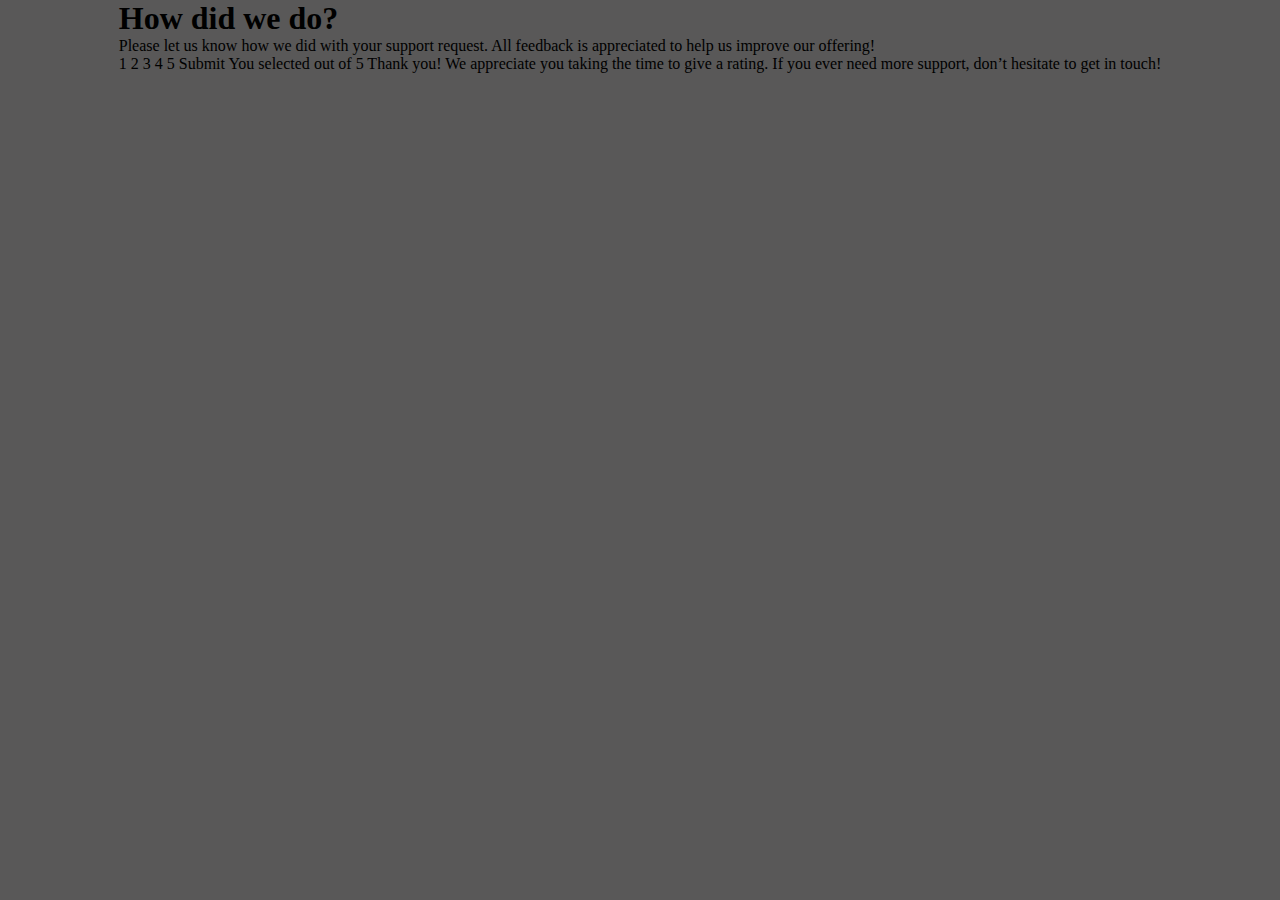
<file: exs/Desafio - fazer quando souber js/index.html>
<!DOCTYPE html>
<html lang="en">
<head>
  <meta charset="UTF-8">
  <meta name="viewport" content="width=device-width, initial-scale=1.0">

  <link rel="icon" type="image/png" sizes="32x32" href="./images/favicon-32x32.png">
  <link rel="stylesheet" href="style.css">
  <title>Frontend Mentor | Interactive rating component</title>

</head>
<body>


<main>
  
    <h1>How did we do?</h1>
  
    <p>
      Please let us know how we did with your support request. All feedback is appreciated
      to help us improve our offering!
    </p>
  
    1 2 3 4 5
  
    Submit
  
    <!-- Rating state end -->
  
    <!-- Thank you state start -->
  
    You selected <!-- Add rating here --> out of 5
  
    Thank you!
  
    We appreciate you taking the time to give a rating. If you ever need more support,
    don’t hesitate to get in touch!
</main>

</body>
</html>
</file>
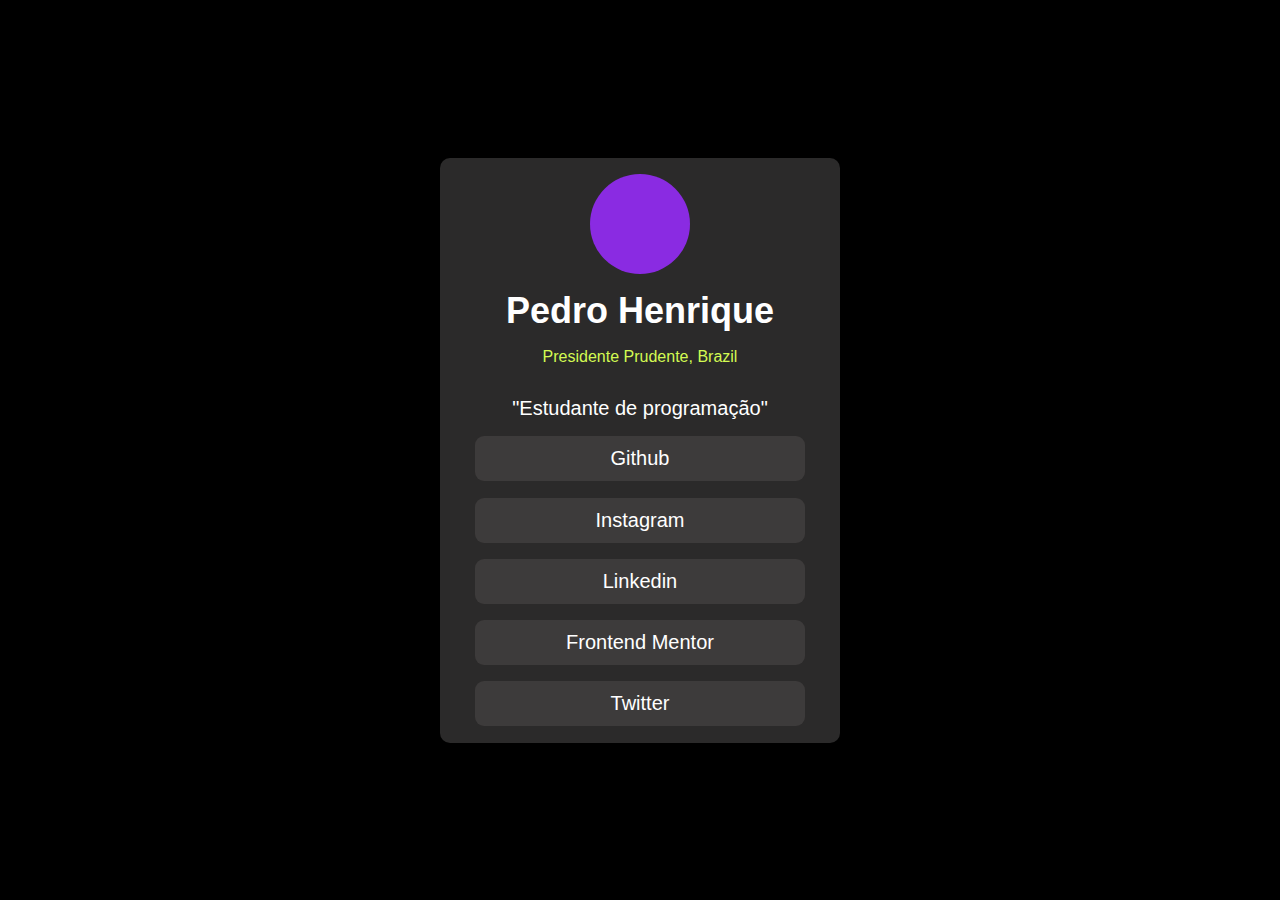
<file: exs/Desafio - perfil/index.html>
<!DOCTYPE html>
<html lang="en">
<head>
    <meta charset="UTF-8">
    <meta name="viewport" content="width=device-width, initial-scale=1.0">
    <link rel="stylesheet" href="style.css">
    
    <title>Document</title>
</head>
<body>
    <main>
        <div id="container">
            <div id="foto"></div>
            <h1>Pedro Henrique</h1>
            <p id="loc">Presidente Prudente, Brazil</p>
            <p>"Estudante de programação"</p>
            <div class="link">
                <p><a href="#">Github</a></p>
            </div> 
            <div class="link">
                <p><a href="#">Instagram</a></p>
            </div>
            <div class="link">
                <p><a href="#">Linkedin</a></p>
            </div>
            <div class="link">
                <p><a href="#">Frontend Mentor</a></p>
            </div>
            <div class="link">
                <p><a href="#">Twitter</a></p>
            </div> 
        </div>
        
    </main>
</body>
</html>
</file>
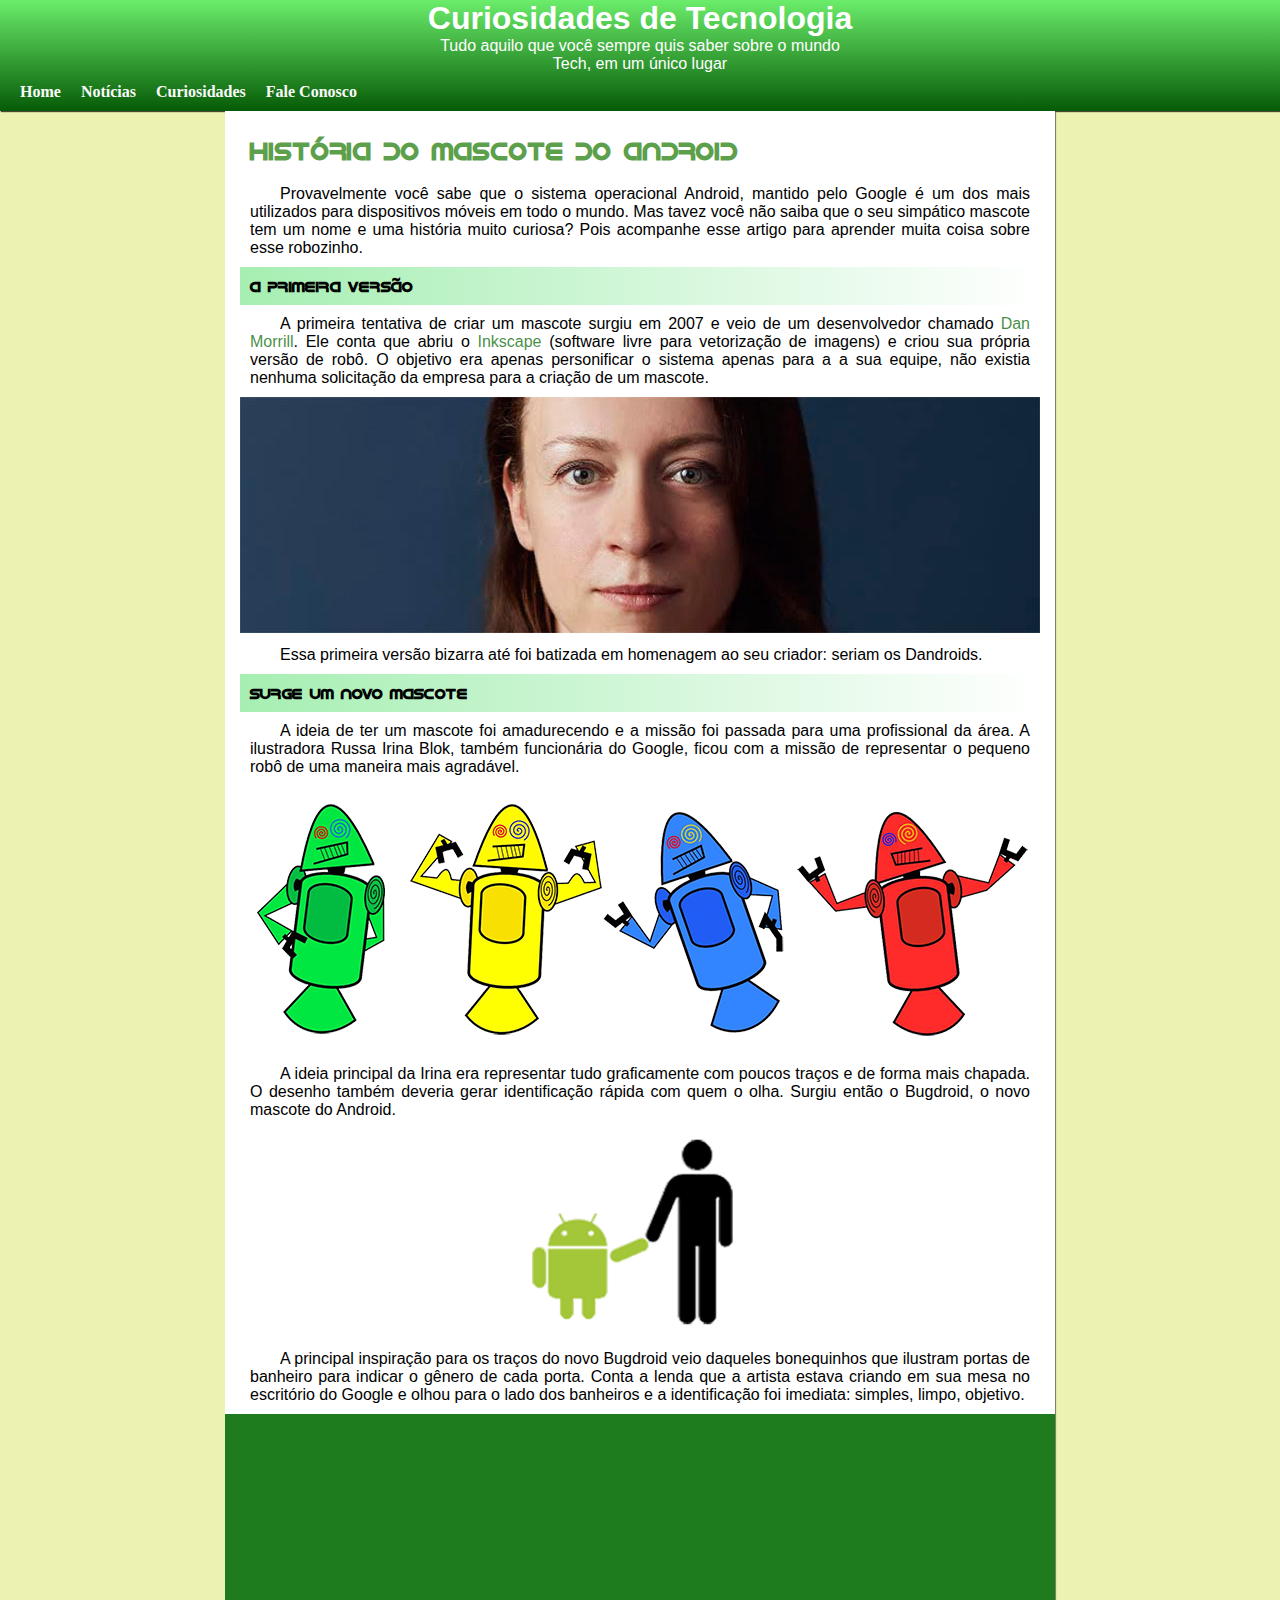
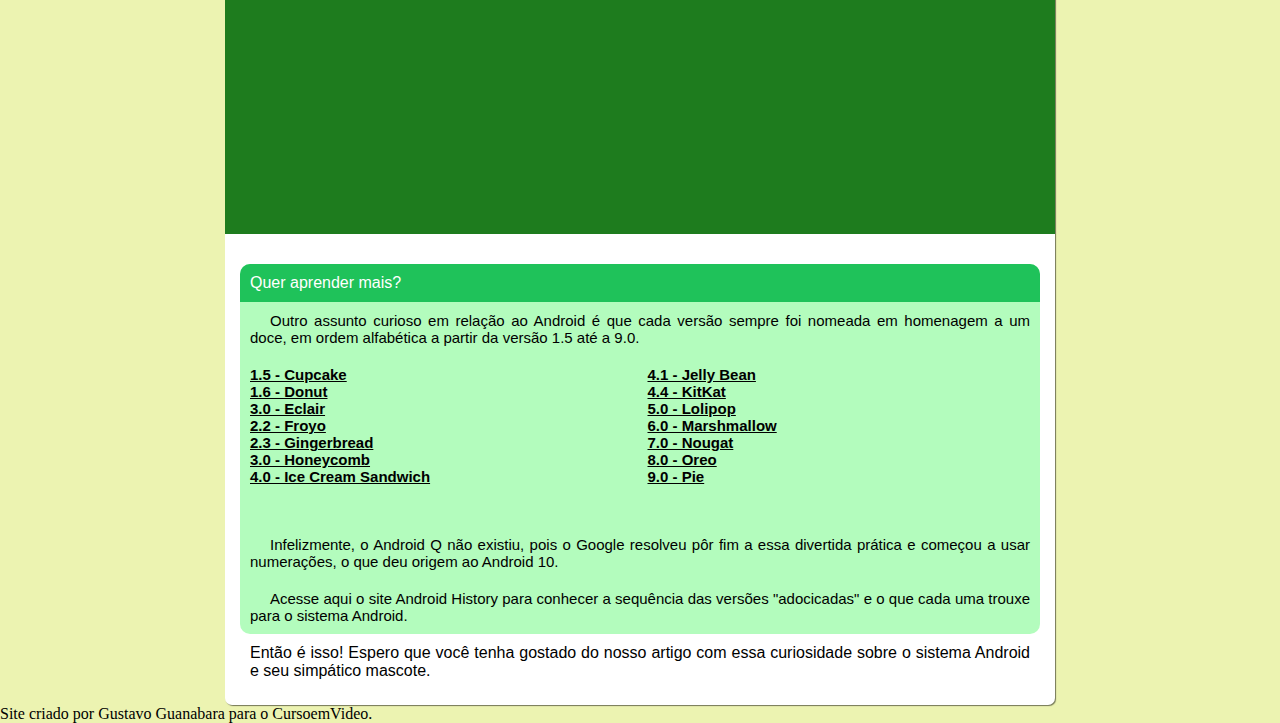
<file: exs/ex001 - modulo 2/index.html>
<!DOCTYPE html>
<html lang="pt-br">
<head>
    <meta charset="UTF-8">
    <meta name="viewport" content="width=device-width, initial-scale=1.0">
    <title>Document</title>
    <link rel="stylesheet" href="style.css">
</head>
<body>
    <header id="cabecalho">
        <h1>Curiosidades de Tecnologia</h1>
        
        <p>Tudo aquilo que você sempre quis saber sobre o mundo</br> Tech, em um único lugar</p>
        
        <nav>

            <ul type="none">
                <li><a href="#" class="naveg">Home</a></li>
                <li><a href="#" class="naveg">Notícias</a></li>
                <li><a href="#" class="naveg">Curiosidades</a></li>
                <li><a href="#" class="naveg">Fale Conosco</a></li>
            </ul>
        </nav>
    </header>
<main>
    
    <sector>
        <h1>História do Mascote do Android</h1>
        
        <p>Provavelmente você sabe que o sistema operacional Android, mantido pelo Google é um dos mais utilizados para dispositivos móveis em todo o mundo. Mas tavez você não saiba que o seu simpático mascote tem um nome e uma história muito curiosa? Pois acompanhe esse artigo para aprender muita coisa sobre esse robozinho.</p>
        
        <h2>A primeira versão</h2>
        
        <p>A primeira tentativa de criar um mascote surgiu em 2007 e veio de um desenvolvedor chamado <a href="#" class="link">Dan Morrill</a>. Ele conta que abriu o <a href="#" class="link">Inkscape</a> (software livre para vetorização de imagens) e criou sua própria versão de robô. O objetivo era apenas personificar o sistema apenas para a a sua equipe, não existia nenhuma solicitação da empresa para a criação de um mascote.</p>
        
        <picture>
            <source media="(max-width:800px )" srcset="imagens/irina-blok-pq.jpg">
            <img src="imagens/irina-blok.jpg" alt="tuts">
        </picture>
        
        <p>Essa primeira versão bizarra até foi batizada em homenagem ao seu criador: seriam os Dandroids.</p>
        
        <h2>Surge um novo mascote</h2>
        
        <p>A ideia de ter um mascote foi amadurecendo e a missão foi passada para uma profissional da área. A ilustradora Russa Irina Blok, também funcionária do Google, ficou com a missão de representar o pequeno robô de uma maneira mais agradável.</p>
        
        <picture>
            <source media="(max-width:800px )" srcset="imagens/dan-droids-pq.png">
            <img src="imagens/dan-droids.png" alt="tuts">
        </picture>
        
        <p>A ideia principal da Irina era representar tudo graficamente com poucos traços e de forma mais chapada. O desenho também deveria gerar identificação rápida com quem o olha. Surgiu então o Bugdroid, o novo mascote do Android.</p>
        
        <picture id="droid">
            <img src="imagens/bugdroid.png" alt="tuts" >
        </picture>
        
        <p>A principal inspiração para os traços do novo Bugdroid veio daqueles bonequinhos que ilustram portas de banheiro para indicar o gênero de cada porta. Conta a lenda que a artista estava criando em sua mesa no escritório do Google e olhou para o lado dos banheiros e a identificação foi imediata: simples, limpo, objetivo.</p>
        
        <div id="video"><iframe width="560" height="315" src="https://www.youtube.com/embed/jbFpdVq6sNk?si=Q5HQahwG0lM9lZbj" title="YouTube video player" frameborder="0" allow="accelerometer; autoplay; clipboard-write; encrypted-media; gyroscope; picture-in-picture; web-share" referrerpolicy="strict-origin-when-cross-origin" allowfullscreen></iframe></div>

    </sector>
    
    <aside>
        <header id="cabecalho2">Quer aprender mais?</header>
        
        <p>Outro assunto curioso em relação ao Android é que cada versão sempre foi nomeada em homenagem a um doce, em ordem alfabética a partir da versão 1.5 até a 9.0.</p>
        
        <div id="extra">
            <ul id="lista1">
                <li>1.5 - Cupcake</li>
                <li>1.6 - Donut</li>
                <li>3.0 - Eclair</li>
                <li>2.2 - Froyo</li>
                <li>2.3 - Gingerbread</li>
                <li>3.0 - Honeycomb</li>
                <li>4.0 - Ice Cream Sandwich</li>
                <li>4.1 - Jelly Bean</li>
                <li>4.4 - KitKat</li>
                <li>5.0 - Lolipop</li>
                <li>6.0 - Marshmallow</li>
                <li>7.0 - Nougat</li>
                <li>8.0 - Oreo</li>
                <li>9.0 - Pie</li>
            </ul>
        </div>
        
        <p>Infelizmente, o Android Q não existiu, pois o Google resolveu pôr fim a essa divertida prática e começou a usar numerações, o que deu origem ao Android 10.</p>
        
        <p>Acesse aqui o site Android History para conhecer a sequência das versões "adocicadas" e o que cada uma trouxe para o sistema Android.</p>
    </aside>
    
    <div id="final">
        <p>Então é isso! Espero que você tenha gostado do nosso artigo com essa curiosidade sobre o sistema Android e seu simpático mascote.</p>
    </div>
</main>

<footer>Site criado por Gustavo Guanabara para o CursoemVideo.</footer>
</body>
</html>
</file>
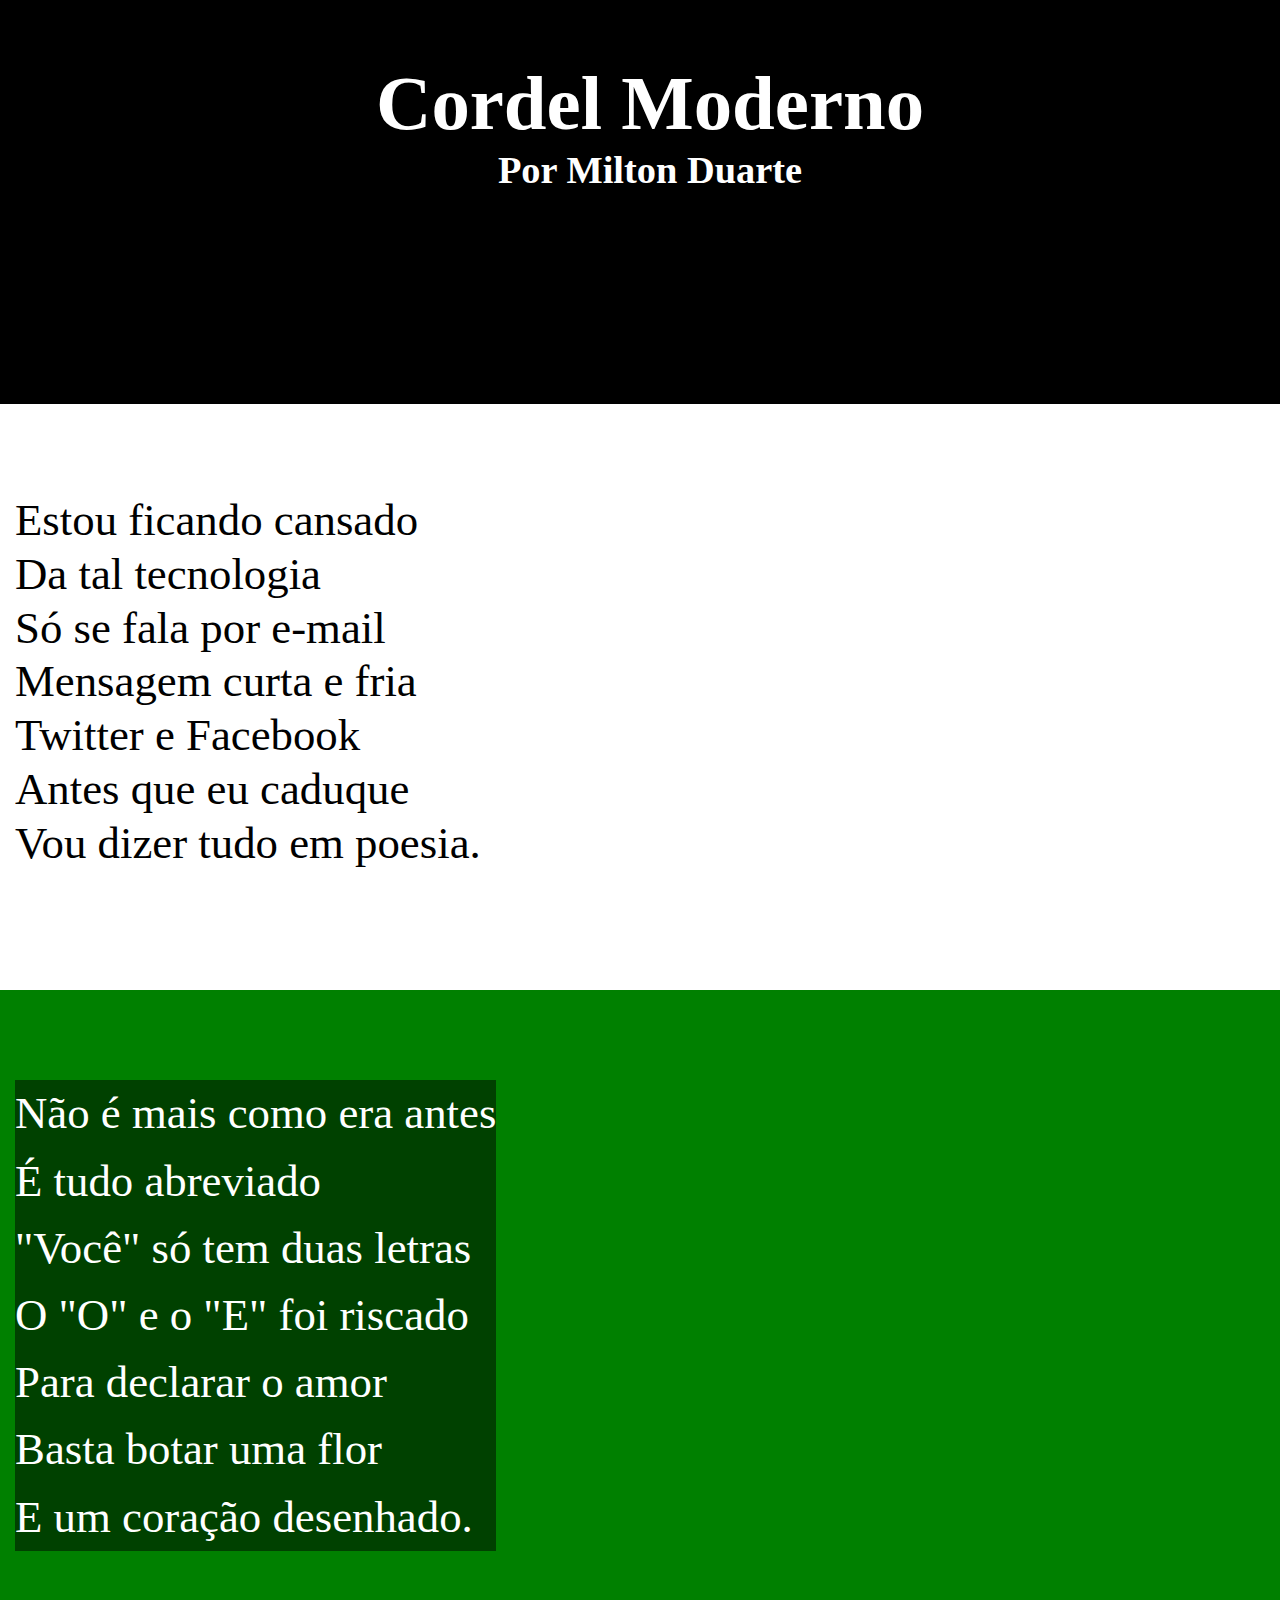
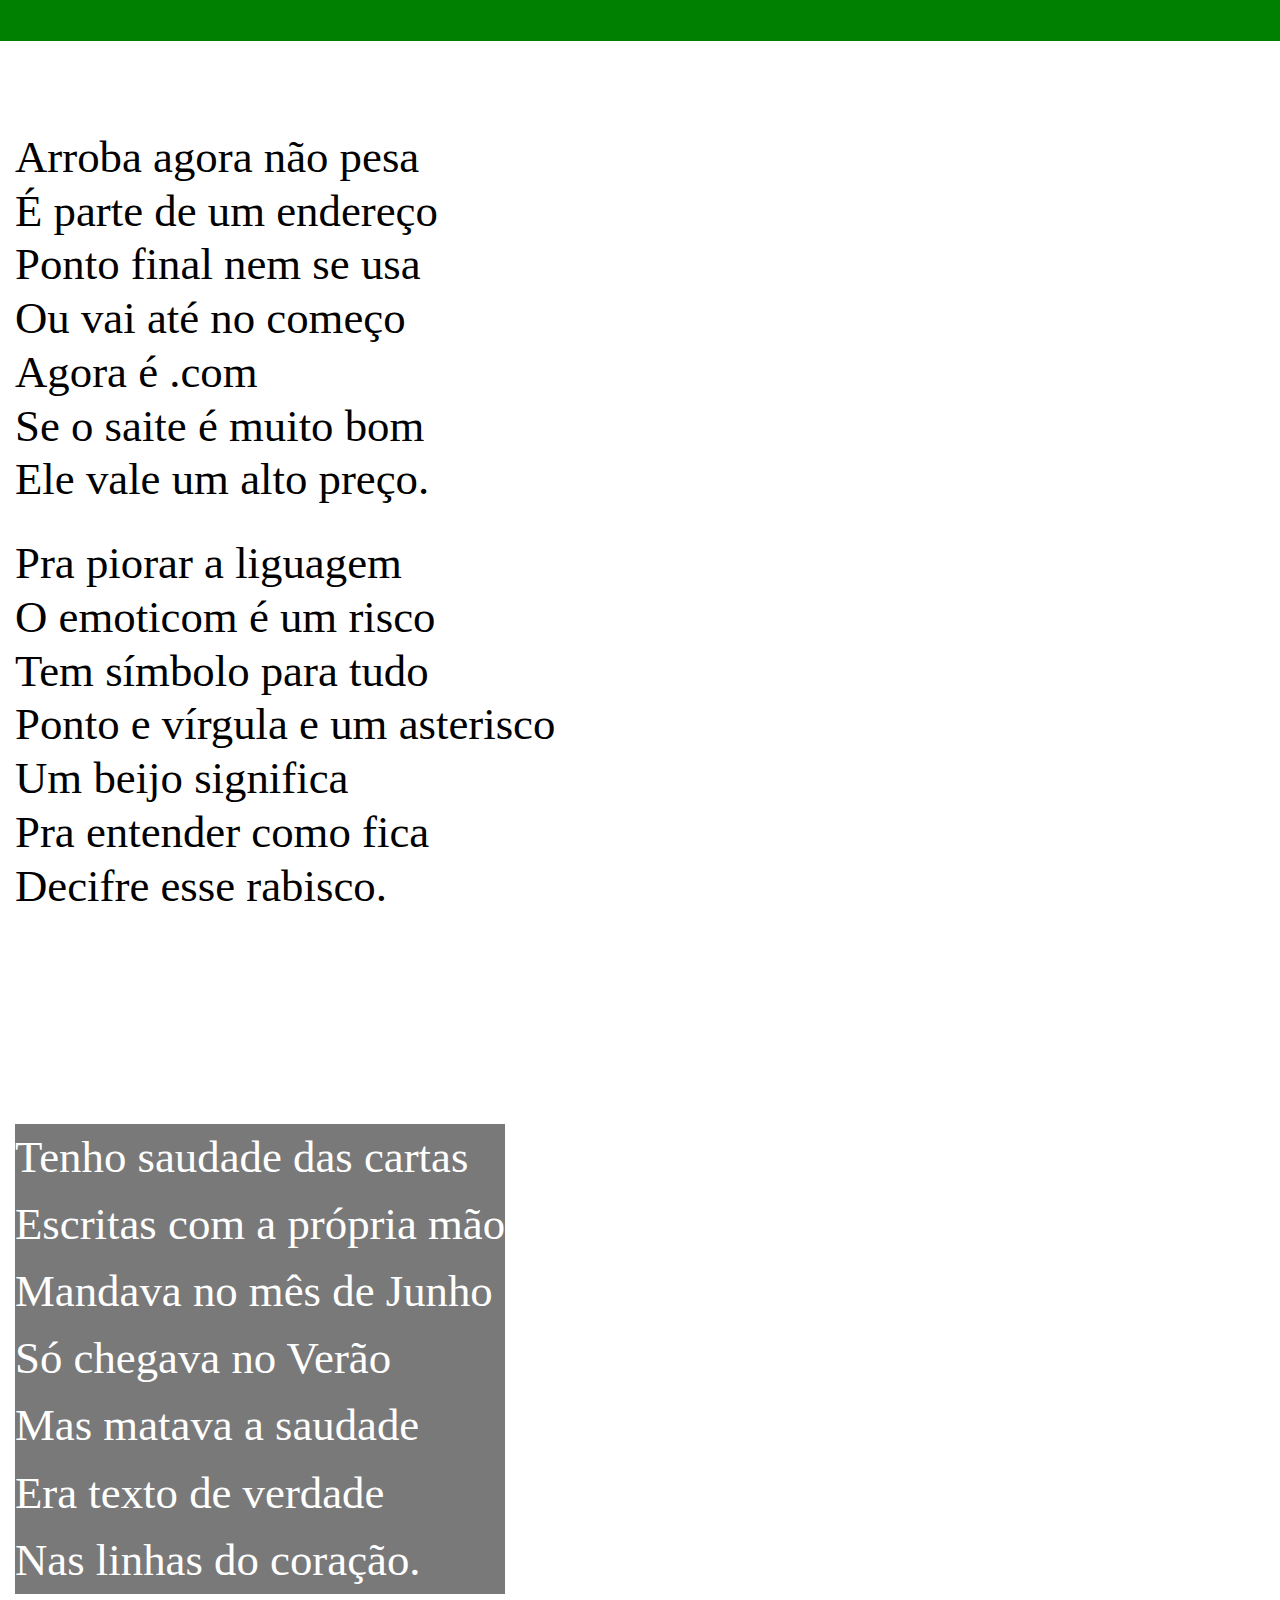
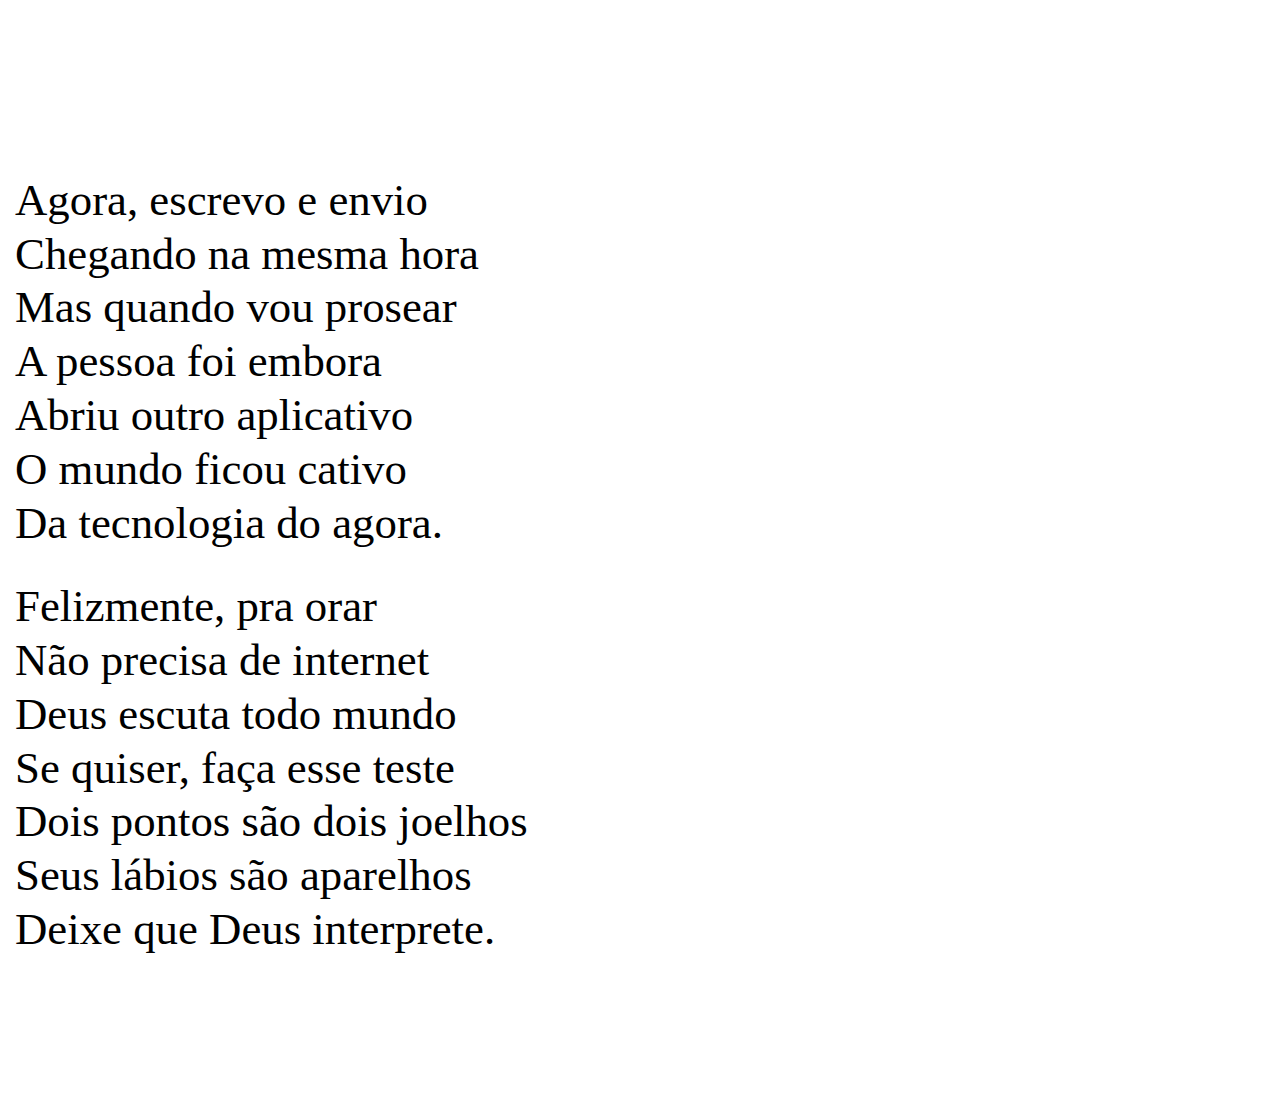
<file: exs/ex003 - modulo 3/index.html>
<!DOCTYPE html>
<html lang="pt-br">
<head>
    <meta charset="UTF-8">
    <meta name="viewport" content="width=device-width, initial-scale=1.0">
    <title>Document</title>
    <link rel="stylesheet" href="style.css">
</head>
<body>
    <header>
        <div>
            <h1 id="titulo">Cordel Moderno</h1>
            <p id="link">Por <a href="https://www.recantodasletras.com.br/poesias/3186743" target="_blank" >Milton Duarte</a></p>
        </div>
    </header>

    <main>

        <section class="setores">
            <p>
                Estou ficando cansado
                <br>
                Da tal tecnologia
                <br>
                Só se fala por e-mail
                <br>
                Mensagem curta e fria
                <br>
                Twitter e Facebook
                <br>
                Antes que eu caduque
                <br>
                Vou dizer tudo em poesia.
                <br>
            </p>
        </section>
        
        
        
        <div id="imagem1">
            <p id="texto1">
                Não é mais como era antes
                <br>
                É tudo abreviado
                <br>
                "Você" só tem duas letras
                <br>
                O "O" e o "E" foi riscado
                <br>
                Para declarar o amor
                <br>
                Basta botar uma flor
                <br>
                E um coração desenhado.
                <br>
            </p>
        </div>
        
        
        
        <section class="setores">
            <p>
                Arroba agora não pesa
                <br>
                É parte de um endereço
                <br>
                Ponto final nem se usa
                <br>
                Ou vai até no começo
                <br>
                Agora é .com
                <br>
                Se o saite é muito bom
                <br>
                Ele vale um alto preço.
                <br>
            </p>
            
            <p>
                Pra piorar a liguagem
                <br>
                O emoticom é um risco
                <br>
                Tem símbolo para tudo
                <br>
                Ponto e vírgula e um asterisco
                <br>
                Um beijo significa
                <br>
                Pra entender como fica
                <br>
                Decifre esse rabisco.
                <br>
            </p>
        </section>
        
        
        
        <div id="imagem2">
            <p id="texto2">
                Tenho saudade das cartas
                <br>
                Escritas com a própria mão
                <br>
                Mandava no mês de Junho
                <br>
                Só chegava no Verão
                <br>
                Mas matava a saudade
                <br>
                Era texto de verdade
                <br>
                Nas linhas do coração.
                <br>
            </p>
        </div>
        
       
        
        <section class="setores">
            <p>
                Agora, escrevo e envio
                <br>
                Chegando na mesma hora
                <br>
                Mas quando vou prosear
                <br>
                A pessoa foi embora
                <br>
                Abriu outro aplicativo
                <br>
                O mundo ficou cativo
                <br>
                Da tecnologia do agora.
                <br>
            </p>
            
            <p>
                Felizmente, pra orar
                <br>
                Não precisa de internet
                <br>
                Deus escuta todo mundo
                <br>
                Se quiser, faça esse teste
                <br>
                Dois pontos são dois joelhos
                <br>
                Seus lábios são aparelhos
                <br>
                Deixe que Deus interprete.
                <br>
            </p>
        </section>
        <br>
        <br>
</main>
</body>
</html>
</file>
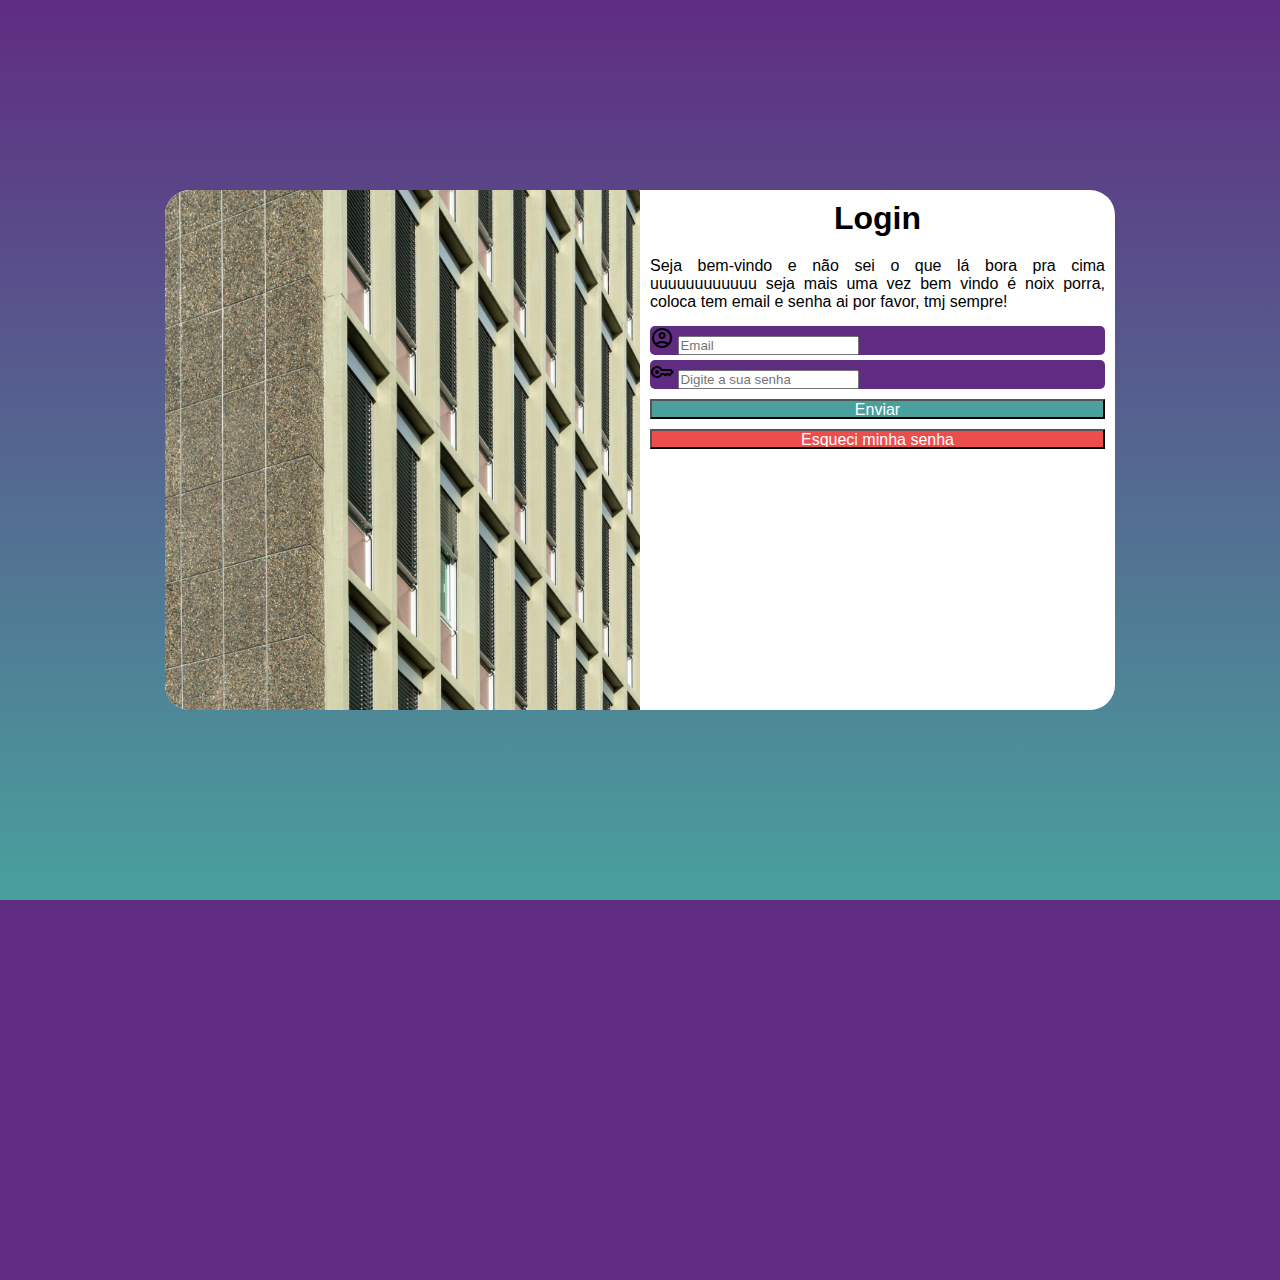
<file: exs/ex005 - modulo 4/index.html>
<!DOCTYPE html>
<html lang="pt-br">
<head>
    <meta charset="UTF-8">
    <meta name="viewport" content="width=device-width, initial-scale=1.0">
    <link rel="stylesheet" href="estilos/style.css">
    <link rel="stylesheet" href="https://fonts.googleapis.com/css2?family=Material+Symbols+Outlined:opsz,wght,FILL,GRAD@20..48,100..700,0..1,-50..200" />
    <link rel="stylesheet" href="https://fonts.googleapis.com/css2?family=Material+Symbols+Outlined:opsz,wght,FILL,GRAD@20..48,100..700,0..1,-50..200" />
    <link rel="stylesheet" href="estilos/mediaquery.css">
    <title>Projeto Social</title>
</head>
<body>
  <main>

    <section>
        <div id="imagem">

        </div>
        <div id="login">
          
            <h1>
                Login
            </h1>
            <p>
                Seja bem-vindo e não sei o que lá bora pra cima uuuuuuuuuuuu seja mais uma vez bem vindo é noix porra, coloca tem email e senha ai por favor, tmj sempre!
            </p>
            
            
                <fieldset>
                    <form action="" method="post" autocomplete="on" >
                    <div class="uou">
                        <p>
                            <label for="iemail">
                            <span class="material-symbols-outlined">
                            account_circle
                            </span></label>
                            <input type="email" name="email" id="iemail" placeholder="Email" autocomplete="email">
                        </p>
                    </div>
                        <div class="uou">
                            <p>
                            <label for="ipass">
                            <span class="material-symbols-outlined">
                                key
                            </span>
                            </label>
                            <input type="password" name="pass" id="ipass" placeholder="Digite a sua senha" required minlength="8" autocomplete="current-password">
                                                </p>
                        </div>
                    <input type="submit" value="Enviar" id="Enviar">
                    <input type="reset" value="Esqueci minha senha">
                    </form>
                    
                </fieldset>
        </div>

        
    </section>
  </main>




</body>
</html>
</file>
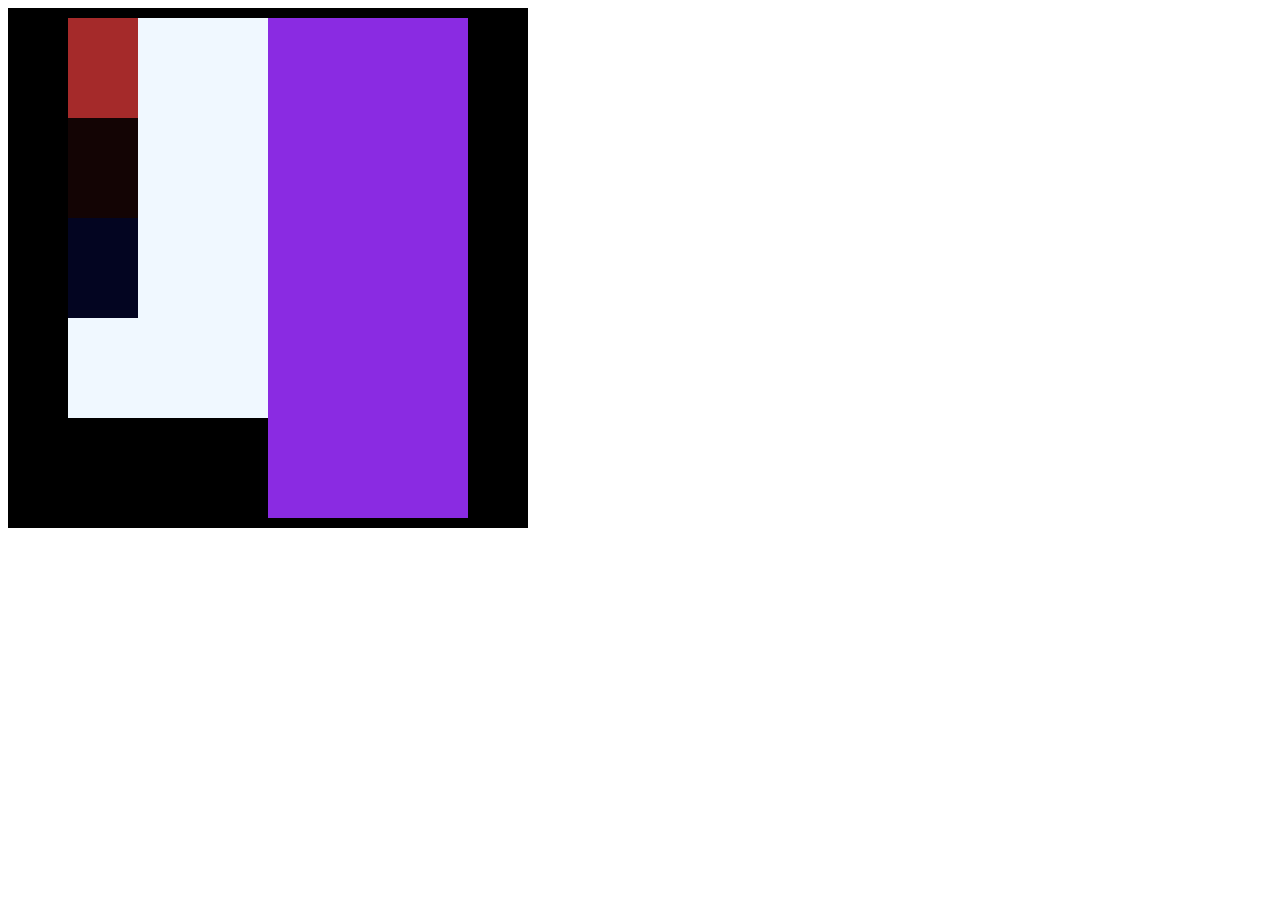
<file: exs/ex007 - modulo 5/index.html>
<!DOCTYPE html>
<html lang="en">
<head>
    <meta charset="UTF-8">
    <meta name="viewport" content="width=device-width, initial-scale=1.0">
    <link rel="stylesheet" href="style.css">
    <title>Document</title>
</head>
<body>
    <div id="container">
        <div id="container2">
            <div id="item2">

            </div>
            <div id="item3">
                
            </div>
            <div id="item4">
                
            </div>
        </div>
        <div id="item">

        </div>
    </div>
</body>
</html>
</file>
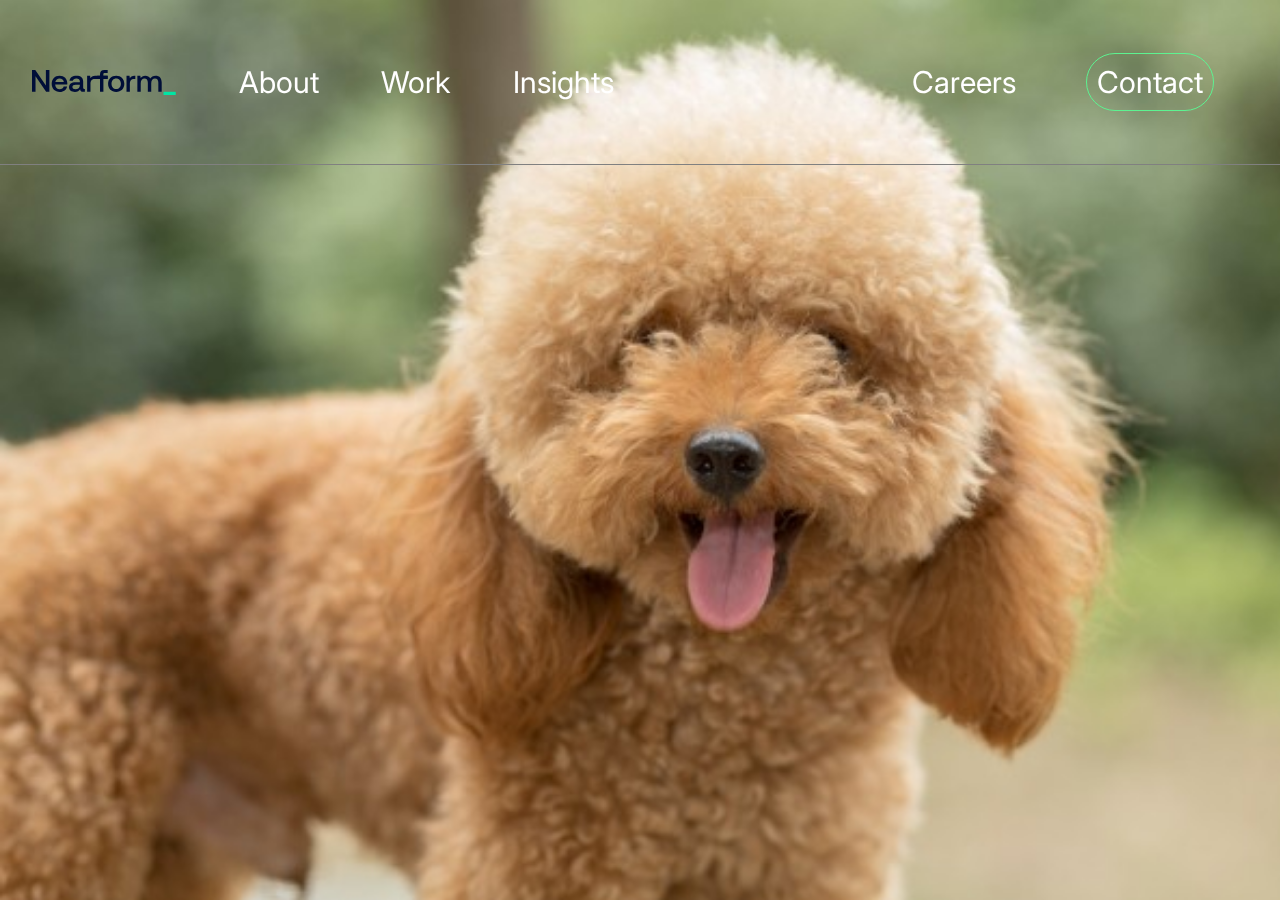
<file: exs/Nova tentativa de site - Nearform/index.html>
<!DOCTYPE html>
<html lang="pt-br">
<head>
    <meta charset="UTF-8">
    <meta name="viewport" content="width=device-width, initial-scale=1.0">
    <link rel="stylesheet" href="style.css">
    <link rel="preconnect" href="https://fonts.googleapis.com">
    <link rel="preconnect" href="https://fonts.gstatic.com" crossorigin>
    <link href="https://fonts.googleapis.com/css2?family=Inter:wght@100..900&display=swap" rel="stylesheet">
    <title>Document</title>
</head>
<body>
    <header id="header">
        <div id="container">
            <div id="logo">
                <svg xmlns="http://www.w3.org/2000/svg" width="144" height="25" fill="none"><g fill="#000E38" class="wordmark"><path d="M0 0h3.266l10.617 15.448V0h3.52v21.798h-3.265L3.52 6.35v15.448H0V0ZM19.697 13.856c0-4.922 3.147-8.188 7.842-8.188 4.694 0 7.687 2.93 7.787 7.596 0 .4-.027.837-.09 1.274H23.216v.218c.091 2.711 1.81 4.485 4.449 4.485 2.056 0 3.548-1.028 4.012-2.802h3.366c-.564 3.148-3.239 5.54-7.196 5.54-5.013 0-8.16-3.238-8.16-8.123h.009Zm12.145-1.774c-.282-2.366-1.929-3.703-4.267-3.703-2.147 0-3.985 1.428-4.23 3.703h8.497ZM44.505 5.668c4.23 0 6.66 2.02 6.66 5.795v6.386c0 .81.346 1.029 1.028 1.029h.682v2.929h-1.774c-2.183 0-2.93-.964-2.93-2.556-1.054 1.619-2.674 2.738-5.258 2.738-3.484 0-5.913-1.71-5.913-4.667 0-3.266 2.365-5.104 6.823-5.104h4.021v-.964c0-1.774-1.273-2.866-3.484-2.866-1.992 0-3.33.937-3.584 2.338h-3.303c.346-3.111 3.02-5.04 7.032-5.04v-.018Zm-1.119 13.7c2.802 0 4.422-1.646 4.45-4.111v-.564h-4.177c-2.083 0-3.238.782-3.238 2.401 0 1.338 1.119 2.275 2.956 2.275h.01ZM58.115 5.85l.373 2.401c.81-1.337 2.084-2.401 4.704-2.401h12.481v3.147H62.446c-2.993 0-3.958 2.338-3.958 4.795v8.006h-3.366V5.85h2.993Z"/><path d="M68.013 5.85V4.358C68.013 1.492 69.387 0 72.462 0h3.211v2.957h-2.775c-1.091 0-1.555.464-1.555 1.555V5.85h4.33v2.956h-4.267V21.79h-3.393V8.806h-2.775V5.85h2.775ZM84.197 5.668c4.858 0 8.124 3.302 8.124 8.16 0 4.858-3.266 8.16-8.124 8.16-4.858 0-8.124-3.265-8.124-8.16 0-4.894 3.266-8.16 8.124-8.16Zm4.704 8.16c0-3.084-1.865-5.294-4.704-5.294-2.838 0-4.667 2.21-4.667 5.294 0 3.085 1.838 5.295 4.667 5.295 2.83 0 4.704-2.21 4.704-5.295ZM97.498 5.85l.373 2.401c.81-1.337 2.083-2.401 4.703-2.401h.746v3.147h-1.492c-2.993 0-3.957 2.338-3.957 4.795v8.006h-3.366V5.85h2.993ZM105.376 5.85h2.93l.373 2.083c.9-1.183 2.274-2.238 4.667-2.275 2.083 0 3.957.837 4.921 2.893 1.029-1.747 2.83-2.893 5.45-2.893 3.302 0 5.977 1.902 5.977 6.942v9.188h-3.366v-8.97c0-2.802-1.156-4.267-3.33-4.267-2.301 0-3.766 1.747-3.766 4.613v8.624h-3.394v-8.97c0-2.802-1.155-4.267-3.366-4.267-2.21 0-3.739 1.865-3.739 4.704v8.533h-3.366V5.85h.009Z"/></g><path fill="#00E5A4" d="M131.505 21.798h12.236v3.211h-12.236v-3.211Z" class="dash"/></svg>
            </div>
            <nav id="links">
                    
                <div id="sobre">
                    <p><a href="#"class="efeito">About</a></p>
                    <p><a href="#"class="efeito">Work</a></p>
                    <p><a href="#"class="efeito">Insights</a></p>
                </div>
                    
                <div id="contatos">
                    <p><a href="#" id="linkcareer" class="efeito">Careers</a></p>
                    <p><a href="#" id="linkcontact">Contact</a></p>
                </div>
            </nav>
        </div>
    </header>
    <main>
        
    </main>
    <script>
        const clicou = document.querySelector('a.efeito')
        clicou.addEventListener('click',pronto)

        function pronto() {
            
        }

    </script>
</body>
</html>
</file>
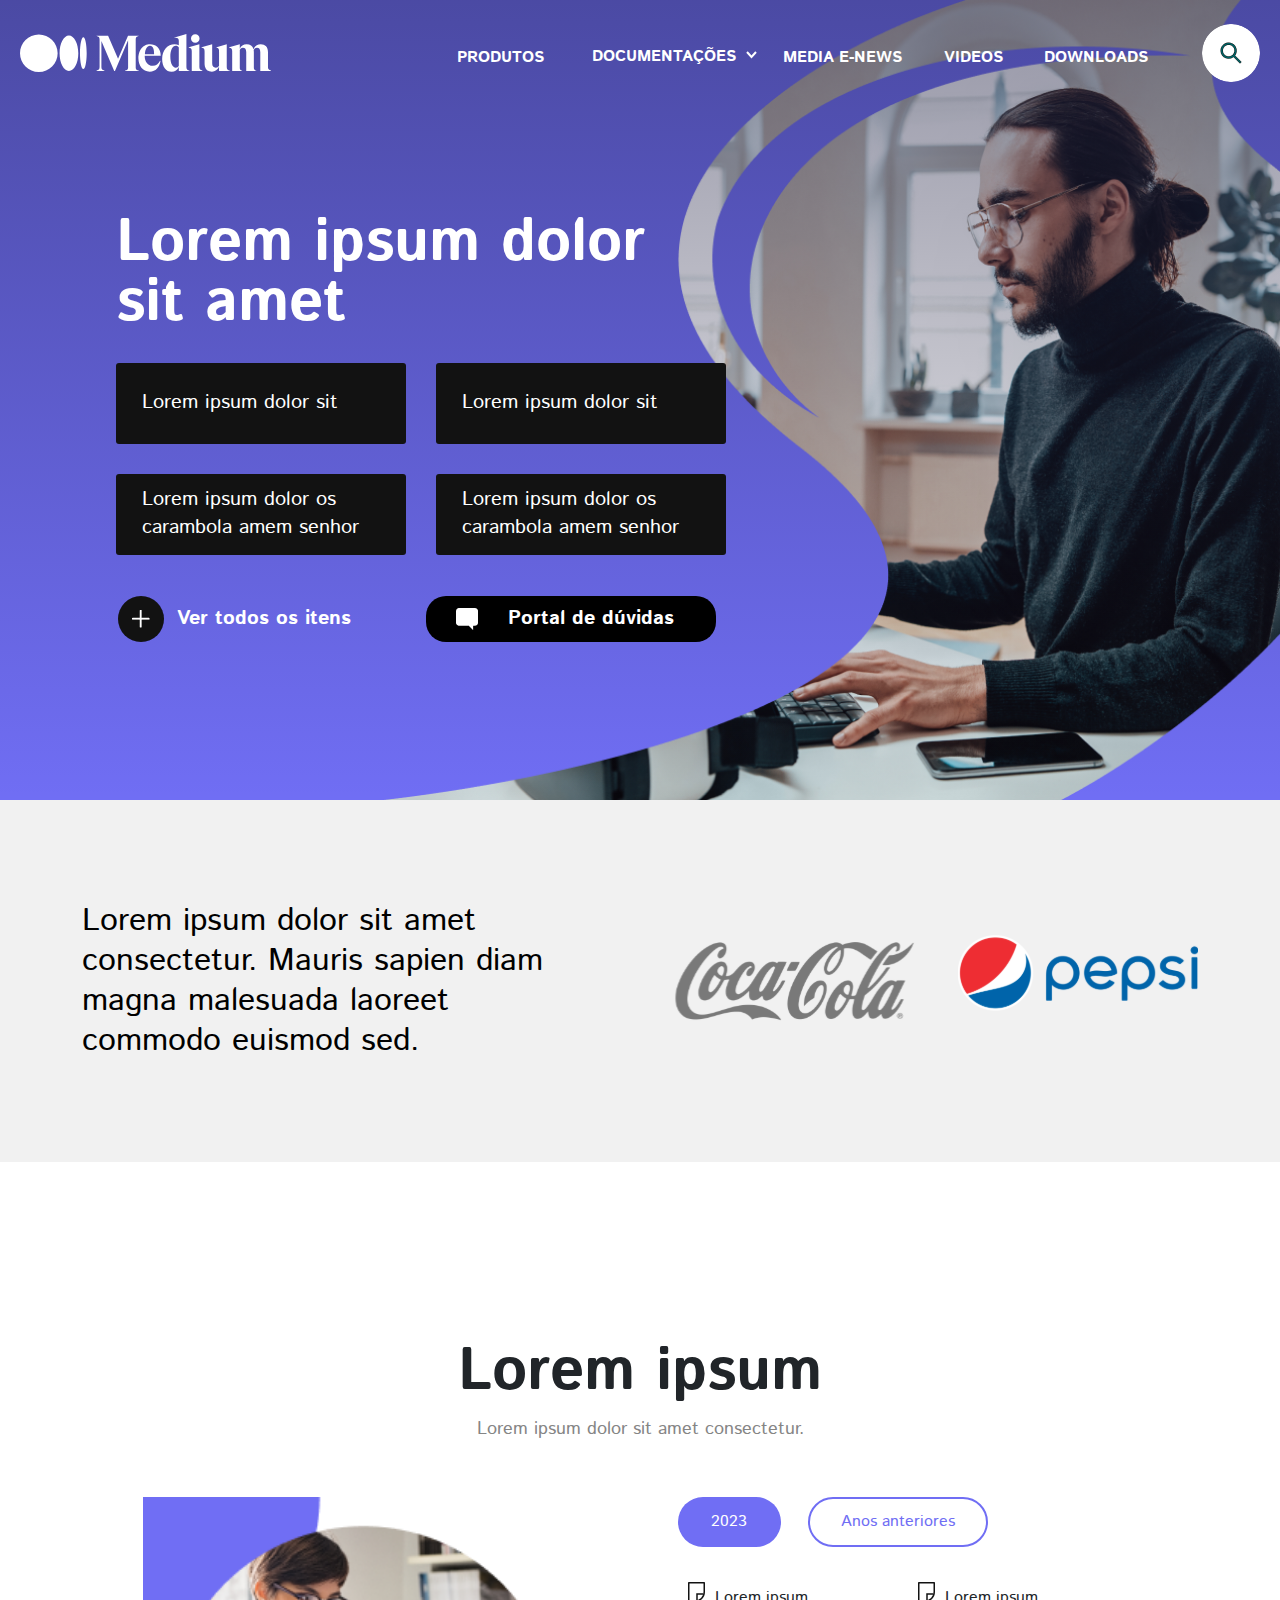
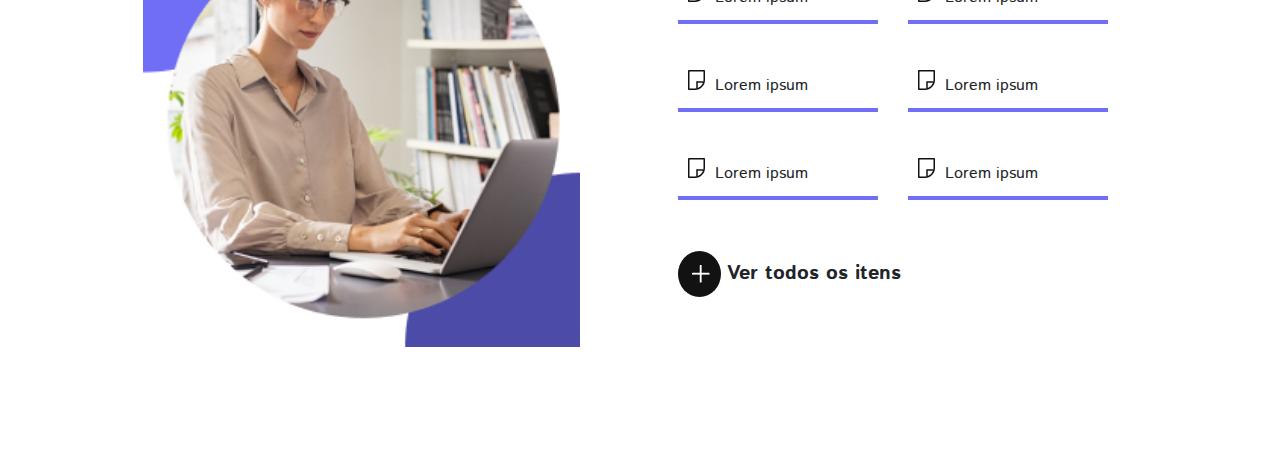
<file: exs/Projeto Kuririn - Teste 1/index.html>
<!DOCTYPE html>
<html lang="pt-br">
<head>
    <meta charset="UTF-8">
    <meta name="viewport" content="width=device-width, initial-scale=1.0">

    <link rel="stylesheet" href="style.css">
    <link rel="stylesheet" href="style/header.css">
    <link rel="stylesheet" href="style/drop-menu.css">
    <link rel="stylesheet" href="style/burguer-menu.css">
    <link rel="stylesheet" href="style/section-homem.css">
    <link rel="stylesheet" href="style/section-refri.css">
    <link rel="stylesheet" href="style/section-mulher.css">

    <script defer src="script.js"></script>

    <link defer rel="stylesheet" href="https://cdn.jsdelivr.net/npm/bootstrap@5.3.3/dist/css/bootstrap.min.css">
    <link rel="preconnect" href="https://fonts.googleapis.com">
    <link rel="preconnect" href="https://fonts.gstatic.com" crossorigin>
    <link href="https://fonts.googleapis.com/css2?family=Inter:wght@100..900&family=Istok+Web:ital,wght@0,400;0,700;1,400;1,700&display=swap" rel="stylesheet">

    <title>Document</title>
</head>
<body>
    <header>
        <div id="container-header" class="container-fluid cont-cell">
            <nav id="col-burguer" class="d-xl-none">
                <div id="burguer">
                    <div >
                        <span></span>
                        <span></span>
                        <span></span>
                    </div>
                </div>
            </nav>
            <svg class="d-none d-md-block col-4" width="251" height="38" viewBox="0 0 251 38" fill="none" xmlns="http://www.w3.org/2000/svg">
                <g clip-path="url(#clip0_6301_13)">
                <path d="M18.825 0.415564C29.1998 0.415564 37.65 8.81356 37.65 19.2066C37.65 29.5996 29.1998 37.9971 18.825 37.9971C8.45017 37.9971 0 29.6834 0 19.2071C0 8.73074 8.45017 0.415564 18.825 0.415564ZM166.413 0V32.9255C166.413 35.4199 167.417 36.0849 169.341 36.5843L169.425 36.9998H158.799V32.9255C157.544 35.9188 154.951 37.7481 151.604 37.7481C145.915 37.7481 142.15 32.5928 142.15 24.9436C142.15 20.6199 143.405 16.9616 145.747 14.2178C148.006 11.5574 151.102 10.1436 154.532 10.1436C156.206 10.1436 157.628 10.4763 158.799 11.2246V6.73477C158.799 5.73703 158.548 5.07203 158.046 4.57315C157.377 3.99097 156.289 3.74154 154.616 3.90767H154.533V3.4921L166.413 0ZM206.74 10.2269V32.9255C206.74 35.4199 207.744 36.0849 209.669 36.5843V36.9998H199.043V32.8422C197.788 35.8355 195.027 37.7481 191.931 37.7481C188.25 37.7481 185.907 36.0849 184.987 32.8422L184.82 32.0111C184.653 31.1899 184.569 30.3544 184.569 29.5167V17.3772C184.569 14.7167 183.983 13.8851 181.64 13.719H181.557V13.3034L192.182 10.2269V29.3501C192.182 32.1772 193.437 33.7572 195.78 33.7572C197.202 33.7572 198.373 33.0088 199.043 31.7617V17.3772C199.043 14.6334 198.541 13.8023 196.616 13.6357H196.533V13.2201L206.74 10.2269ZM130.018 10.1441C132.863 10.1441 135.624 11.1413 137.465 12.8874C139.556 14.8832 140.644 17.7933 140.727 21.6176V21.7009H124.747C124.412 27.1885 127.843 31.6784 132.36 31.8445C135.624 32.0939 138.469 30.0984 140.058 26.8558L140.476 27.0224C139.556 33.0917 135.958 37.6648 129.683 37.6648C122.572 37.6648 118.556 31.7617 118.388 24.3614V22.4492C118.723 19.2066 119.727 16.2962 121.484 14.1345C122.572 12.8045 123.827 11.8068 125.332 11.1413C126.587 10.4763 128.428 10.1436 129.934 10.1436L130.018 10.1441ZM240.709 10.2269C245.227 10.2269 247.988 13.054 247.988 17.8761V33.3411C247.988 35.1705 248.825 36.0849 250.916 36.5838H251V36.9998H240.291V18.1255C240.291 15.1323 239.203 13.6357 236.944 13.6357C235.103 13.6357 234.183 14.9662 233.681 16.13C233.764 16.7122 233.848 17.2944 233.848 17.8761V33.591C233.848 35.5037 234.434 36.1687 236.107 36.5843H236.191V37.0003H226.234V18.1255C226.234 15.1323 225.063 13.6357 222.888 13.6357C221.131 13.6357 220.211 14.8828 219.792 15.8806V33.6738C219.792 35.586 220.378 36.251 222.051 36.6671H222.135V37.0826H212.178V17.2949C212.178 14.6339 211.509 13.8028 209.25 13.6362H209.167V13.2206L219.792 10.3107V14.7172C220.88 11.8901 223.39 10.2274 226.569 10.2274C230.167 10.2274 232.677 11.9734 233.514 15.1333C234.601 12.1395 237.362 10.2269 240.709 10.2269ZM88.101 1.66274L98.0577 24.8603L108.013 1.66274H118.723L118.639 2.07879L118.517 2.10559C116.672 2.52359 115.711 3.20905 115.711 5.48759V33.7572C115.878 35.586 116.882 36.1682 118.639 36.5838H118.723V36.9998H105.085V36.5838H105.169C106.926 36.1682 107.93 35.586 108.097 33.7572V6.2359L94.9613 36.9165H94.2083L81.4073 7.06703V33.0922C81.4073 35.4199 82.4113 36.0849 84.3355 36.5009H84.4189V36.9165H76.555V36.5009H76.6383C78.563 36.0849 79.567 35.4199 79.567 33.0917V5.48759C79.567 3.15936 78.563 2.49436 76.6388 2.07879H76.555V1.66274H88.101ZM179.381 10.2269V32.9255L179.383 33.079C179.423 35.4477 180.425 36.0956 182.309 36.5838L182.393 36.9998H171.768V17.3772C171.768 14.7167 171.182 13.8851 168.84 13.719H168.756V13.3034L179.381 10.2269ZM48.945 1.49662C54.0483 1.49662 58.3158 9.47856 58.3158 19.2066C58.3158 29.0179 54.1322 36.9165 48.945 36.9165C43.7578 36.9165 39.5742 29.0179 39.5742 19.2066C39.5742 9.39526 43.7583 1.49662 48.945 1.49662ZM63.3358 3.32597C65.26 3.32597 66.6822 10.4763 66.6822 19.2066C66.6822 27.9368 65.1762 35.0872 63.3358 35.0872C61.5136 35.0872 60.0194 28.0791 59.9895 19.4682L59.989 19.2066C59.989 10.4763 61.495 3.32597 63.3358 3.32597ZM155.787 11.6402C152.44 11.6402 150.349 16.0472 150.349 22.8648C150.349 26.1075 150.934 28.9346 151.938 30.8467C152.859 32.6761 154.197 33.6738 155.703 33.6738C157.209 33.6738 158.297 33.0088 158.799 31.7617V13.4695C158.213 12.3052 157.126 11.6402 155.787 11.6402ZM129.934 11.7235C126.922 11.7235 125.165 15.2989 124.914 20.2876V20.3704H134.034C134.201 16.4628 133.532 13.8851 132.277 12.6379C131.607 12.0562 130.854 11.7235 129.934 11.7235ZM175.282 0.249436C177.708 0.249436 179.549 2.07879 179.549 4.48985C179.549 6.9009 177.708 8.73026 175.282 8.73026C172.856 8.73026 171.015 6.9009 171.015 4.48985C171.015 2.07879 172.855 0.249436 175.282 0.249436Z" fill="white"/>
                </g>
                <defs>
                <clipPath id="clip0_6301_13">
                <rect width="251" height="38" fill="white"/>
                </clipPath>
                </defs>
            </svg>
            <div  class="d-xl-none offscreen-menu">
                <ul class="offscreen-menu-on">
                    <li><a class="link-desktop" href="#">PRODUTOS</a></li>
                    <li>
                        <div class="dropdown">
                            <button class="link-desktop" href="#">DOCUMENTAÇÕES</button>
                            <div class="drop-menu-burguer">
                                <ul>
                                    <li class="link-drop-burguer"><a href="#">Releases Notes</a></li>
                                    <li class="link-drop-burguer"><a href="#">Manuais</a></li>
                                    <li class="link-drop-burguer"><a href="#">Notas de Atendimento</a></li>
                                    <li class="link-drop-burguer"><a href="#">Lorem Ipsum</a></li>
                                </ul>
                            </div>
                        </div>
                    </li>
                    <li id="link-baixo"><a class="link-desktop" href="#">MEDIA E-NEWS</a></li>
                    <li class="link-baixo"><a class="link-desktop" href="#">VIDEOS</a></li>
                    <li class="link-baixo"><a class="link-desktop" href="#">DOWNLOADS</a></li>
                </ul>
            </div>
            <nav id="menu-desk" class="d-none d-xl-flex">
                <ul>
                    <li><a class="link-desktop" href="#">PRODUTOS</a></li>
                    <li>
                        <div class="dropdown">
                            <button class="link-desktop" href="#">DOCUMENTAÇÕES</button>
                            <div class="drop-menu">
                                <ul>
                                    <li><a href="#">Releases Notes</a></li>
                                    <li><a href="#">Manuais</a></li>
                                    <li><a href="#">Notas de Atendimento</a></li>
                                    <li><a href="#">Lorem Ipsum</a></li>
                                </ul>
                            </div>
                        </div>
                    </li>
                    <li><a class="link-desktop" href="#">MEDIA E-NEWS</a></li>
                    <li><a class="link-desktop" href="#">VIDEOS</a></li>
                    <li><a class="link-desktop" href="#">DOWNLOADS</a></li>
                </ul>
            </nav>
            <div id="lupa"></div>
    </header>
    <main>
        <section id="section1-phone">
            <div id="sla" class="container-fluid">
                <svg class="d-md-none" width="251" height="38" viewBox="0 0 251 38" fill="none" xmlns="http://www.w3.org/2000/svg">
                <g clip-path="url(#clip0_6301_13)">
                <path d="M18.825 0.415564C29.1998 0.415564 37.65 8.81356 37.65 19.2066C37.65 29.5996 29.1998 37.9971 18.825 37.9971C8.45017 37.9971 0 29.6834 0 19.2071C0 8.73074 8.45017 0.415564 18.825 0.415564ZM166.413 0V32.9255C166.413 35.4199 167.417 36.0849 169.341 36.5843L169.425 36.9998H158.799V32.9255C157.544 35.9188 154.951 37.7481 151.604 37.7481C145.915 37.7481 142.15 32.5928 142.15 24.9436C142.15 20.6199 143.405 16.9616 145.747 14.2178C148.006 11.5574 151.102 10.1436 154.532 10.1436C156.206 10.1436 157.628 10.4763 158.799 11.2246V6.73477C158.799 5.73703 158.548 5.07203 158.046 4.57315C157.377 3.99097 156.289 3.74154 154.616 3.90767H154.533V3.4921L166.413 0ZM206.74 10.2269V32.9255C206.74 35.4199 207.744 36.0849 209.669 36.5843V36.9998H199.043V32.8422C197.788 35.8355 195.027 37.7481 191.931 37.7481C188.25 37.7481 185.907 36.0849 184.987 32.8422L184.82 32.0111C184.653 31.1899 184.569 30.3544 184.569 29.5167V17.3772C184.569 14.7167 183.983 13.8851 181.64 13.719H181.557V13.3034L192.182 10.2269V29.3501C192.182 32.1772 193.437 33.7572 195.78 33.7572C197.202 33.7572 198.373 33.0088 199.043 31.7617V17.3772C199.043 14.6334 198.541 13.8023 196.616 13.6357H196.533V13.2201L206.74 10.2269ZM130.018 10.1441C132.863 10.1441 135.624 11.1413 137.465 12.8874C139.556 14.8832 140.644 17.7933 140.727 21.6176V21.7009H124.747C124.412 27.1885 127.843 31.6784 132.36 31.8445C135.624 32.0939 138.469 30.0984 140.058 26.8558L140.476 27.0224C139.556 33.0917 135.958 37.6648 129.683 37.6648C122.572 37.6648 118.556 31.7617 118.388 24.3614V22.4492C118.723 19.2066 119.727 16.2962 121.484 14.1345C122.572 12.8045 123.827 11.8068 125.332 11.1413C126.587 10.4763 128.428 10.1436 129.934 10.1436L130.018 10.1441ZM240.709 10.2269C245.227 10.2269 247.988 13.054 247.988 17.8761V33.3411C247.988 35.1705 248.825 36.0849 250.916 36.5838H251V36.9998H240.291V18.1255C240.291 15.1323 239.203 13.6357 236.944 13.6357C235.103 13.6357 234.183 14.9662 233.681 16.13C233.764 16.7122 233.848 17.2944 233.848 17.8761V33.591C233.848 35.5037 234.434 36.1687 236.107 36.5843H236.191V37.0003H226.234V18.1255C226.234 15.1323 225.063 13.6357 222.888 13.6357C221.131 13.6357 220.211 14.8828 219.792 15.8806V33.6738C219.792 35.586 220.378 36.251 222.051 36.6671H222.135V37.0826H212.178V17.2949C212.178 14.6339 211.509 13.8028 209.25 13.6362H209.167V13.2206L219.792 10.3107V14.7172C220.88 11.8901 223.39 10.2274 226.569 10.2274C230.167 10.2274 232.677 11.9734 233.514 15.1333C234.601 12.1395 237.362 10.2269 240.709 10.2269ZM88.101 1.66274L98.0577 24.8603L108.013 1.66274H118.723L118.639 2.07879L118.517 2.10559C116.672 2.52359 115.711 3.20905 115.711 5.48759V33.7572C115.878 35.586 116.882 36.1682 118.639 36.5838H118.723V36.9998H105.085V36.5838H105.169C106.926 36.1682 107.93 35.586 108.097 33.7572V6.2359L94.9613 36.9165H94.2083L81.4073 7.06703V33.0922C81.4073 35.4199 82.4113 36.0849 84.3355 36.5009H84.4189V36.9165H76.555V36.5009H76.6383C78.563 36.0849 79.567 35.4199 79.567 33.0917V5.48759C79.567 3.15936 78.563 2.49436 76.6388 2.07879H76.555V1.66274H88.101ZM179.381 10.2269V32.9255L179.383 33.079C179.423 35.4477 180.425 36.0956 182.309 36.5838L182.393 36.9998H171.768V17.3772C171.768 14.7167 171.182 13.8851 168.84 13.719H168.756V13.3034L179.381 10.2269ZM48.945 1.49662C54.0483 1.49662 58.3158 9.47856 58.3158 19.2066C58.3158 29.0179 54.1322 36.9165 48.945 36.9165C43.7578 36.9165 39.5742 29.0179 39.5742 19.2066C39.5742 9.39526 43.7583 1.49662 48.945 1.49662ZM63.3358 3.32597C65.26 3.32597 66.6822 10.4763 66.6822 19.2066C66.6822 27.9368 65.1762 35.0872 63.3358 35.0872C61.5136 35.0872 60.0194 28.0791 59.9895 19.4682L59.989 19.2066C59.989 10.4763 61.495 3.32597 63.3358 3.32597ZM155.787 11.6402C152.44 11.6402 150.349 16.0472 150.349 22.8648C150.349 26.1075 150.934 28.9346 151.938 30.8467C152.859 32.6761 154.197 33.6738 155.703 33.6738C157.209 33.6738 158.297 33.0088 158.799 31.7617V13.4695C158.213 12.3052 157.126 11.6402 155.787 11.6402ZM129.934 11.7235C126.922 11.7235 125.165 15.2989 124.914 20.2876V20.3704H134.034C134.201 16.4628 133.532 13.8851 132.277 12.6379C131.607 12.0562 130.854 11.7235 129.934 11.7235ZM175.282 0.249436C177.708 0.249436 179.549 2.07879 179.549 4.48985C179.549 6.9009 177.708 8.73026 175.282 8.73026C172.856 8.73026 171.015 6.9009 171.015 4.48985C171.015 2.07879 172.855 0.249436 175.282 0.249436Z" fill="white"/>
                </g>
                <defs>
                <clipPath id="clip0_6301_13">
                <rect width="251" height="38" fill="white"/>
                </clipPath>
                </defs>
                </svg>

            
                <div class="titulo">
                    <h1 class="d-md-none">Lorem ipsum dolor sit amet </h1>
                    <h1 class="d-none d-md-block">Lorem ipsum dolor<br> sit amet</h1>
                </div>
                    <div class="div-textbox">
                        <div class="textbox">
                            <p>Lorem ipsum dolor sit</p>
                        </div>
                        <div class="textbox">
                            <p>Lorem ipsum dolor sit</p>
                        </div>
                        <div class="textbox d-none d-md-flex">
                            <p>Lorem ipsum dolor os carambola amem senhor</p>
                        </div>
                        <div class="textbox d-none d-md-flex">
                            <p>Lorem ipsum dolor os carambola amem senhor</p>
                        </div>
                    </div>
                <div class="ver-duvida">
                    <div class="vertodos">
                        <div></div>
                        <p>Ver todos os itens</p>
                    </div>
                    <div  class="boxduvidas">
                        <div></div>
                        <p>Portal de dúvidas</p>
                    </div>
                </div>
            </div>
        </section>

        <section id="refri">
            <div class="container container-refri">
                <div id="refri-texto" class="col-12 col-md-5">
                    <p>Lorem ipsum dolor sit amet consectetur. Mauris sapien diam magna malesuada laoreet commodo euismod sed.</p>
                </div>
                <div id="refri-imagem" class="col-12 col-md-6">
                    <div id="coca"> </div>
                    <div id="pepsi"></div>
                </div>
            </div>
        </section>
        <section id="mulher">
            <div class="container container-mulher">
                    <div  class="col-12 titulo-mulher d-none d-lg-flex">
                        <h1><strong>Lorem ipsum</strong></h1>
                        <p>Lorem ipsum dolor sit amet consectetur.</p>
                    </div>
                    <div id="img-mulher" class="col-12 col-lg-6"><img class="d-md-none" src="imagens/Group 1221.png" alt="Mulher trabalhando"></div>
                    <div  class=" titulo-mulher d-lg-none">
                        <h1><strong>Lorem ipsum</strong></h1>
                        <p>Lorem ipsum dolor sit amet consectetur.</p>
                    </div>
                    <div id="button-mulher" class="d-lg-none"> 
                        <div id="atual">2023</div>
                        <div id="anos">Anos anteriores</div>
                    </div>
                    <div id="div-texto-mulher" class=" col-lg-6 d-lg-none">
                        <div>
                            <p class=" col-md 4   texto-mulher">Lorem ipsum</p>
                        </div>
                        <div>
                            <p class=" col-md 4  texto-mulher">Lorem ipsum</p>
                        </div>
                        <div>
                            <p class=" col-md 4 d-lg-none d-xl-block texto-mulher">Lorem ipsum</p>
                        </div>
                        <div>
                            <p class=" col-md 4 d-lg-none d-xl-block  texto-mulher">Lorem ipsum</p>
                        </div>
                        <div>
                            <p class="d-none d-md-block col-md 4 d-lg-none d-xl-block texto-mulher">Lorem ipsum</p>
                        </div>
                        <div>
                            <p class="d-none d-md-block col-md 4 d-lg-none d-xl-block texto-mulher">Lorem ipsum</p>
                        </div>

                    </div>
                    <div  class="col-12 col-lg-6 vertodos d-lg-none">
                        <div></div>
                        <p>Ver todos os itens</p>
                    </div>
                    <!-- Arrumar isso usando CSS e não gambiarra (mulher-geral)-->
                    <div id="mulher-geral" class="d-none d-lg-flex col-6"> 
                        <div id="button-mulher-2"> 
                            <div id="atual">2023</div>
                            <div id="anos">Anos anteriores</div>
                        </div>
                        <div id="div-texto-mulher-2" class="col-6 ">
                            <div>
                                <p class="col-12 col-md 4  texto-mulher">Lorem ipsum</p>
                            </div>
                            <div>
                                <p class="col-12 col-md 4  texto-mulher">Lorem ipsum</p>
                            </div>
                            <div>
                                <p class="col-12 col-md 4 d-lg-none d-xl-block  texto-mulher">Lorem ipsum</p>
                            </div>
                            <div>
                                <p class="col-12 col-md 4 d-lg-none d-xl-block  texto-mulher">Lorem ipsum</p>
                            </div>
                            <div>
                                <p class="d-none d-md-block col-md 4 d-lg-none d-xl-block texto-mulher">Lorem ipsum</p>
                            </div>
                            <div>
                                <p class="d-none d-md-block col-md 4 d-lg-none d-xl-block texto-mulher">Lorem ipsum</p>
                            </div>
    
                        </div>
                        <div  class="col-6 vertodos">
                            <div></div>
                            <p>Ver todos os itens</p>
                        </div>
                    </div>

            </div>

        </section>
        <section id="video">
            <div class="container">
                <div class="row">
                    <h1>Vídeos</h1>
                    <div id="div-video" class="col-12"> 
                        <div class="box-video">
                            <div id="box-video-1" class="col-12 col-md-6 play"></div>
                            <div class="texto-video"><p>Lorem ipsum dolor sit amet consectetur.</p></div>
                        </div>
                        <div class="box-video">
                            <div id="box-video-2" class="col-12 col-md-6 play"></div>
                            <div class="texto-video"><p>Lorem ipsum dolor sit amet consectetur.</p></div>
                        </div>
                        <div class="box-video d-none d-xl-block">
                            <div id="box-video-3" class="col-12 col-md-6 d-none d-xl-block play"></div>
                            <div class="texto-video "><p>Lorem ipsum dolor sit amet consectetur.</p></div>
                        </div>
                        <div class="box-video d-none d-xl-block">
                            <div id="box-video-4" class="col-12 col-md-6 d-none d-xl-block play"></div>
                            <p></p><div class="texto-video"><p>Lorem ipsum dolor sit amet consectetur.</p></div>
                        </div>
                    </div>
                    <div class="vertodos ">
                        <div></div>
                        <p>Ver todos os videos</p>
                    </div>
                </div>
            </div>
        </section>
    </main>
    <footer>
        <section id="footer">
            <div class="container-fluid">
                <div id="row-footer" class="row">
                    <div id="logo-footer" class="col-12 col-lg-4">
                        <svg  width="251" height="38" viewBox="0 0 251 38" fill="none" xmlns="http://www.w3.org/2000/svg">
                            <g clip-path="url(#clip0_6301_13)">
                            <path d="M18.825 0.415564C29.1998 0.415564 37.65 8.81356 37.65 19.2066C37.65 29.5996 29.1998 37.9971 18.825 37.9971C8.45017 37.9971 0 29.6834 0 19.2071C0 8.73074 8.45017 0.415564 18.825 0.415564ZM166.413 0V32.9255C166.413 35.4199 167.417 36.0849 169.341 36.5843L169.425 36.9998H158.799V32.9255C157.544 35.9188 154.951 37.7481 151.604 37.7481C145.915 37.7481 142.15 32.5928 142.15 24.9436C142.15 20.6199 143.405 16.9616 145.747 14.2178C148.006 11.5574 151.102 10.1436 154.532 10.1436C156.206 10.1436 157.628 10.4763 158.799 11.2246V6.73477C158.799 5.73703 158.548 5.07203 158.046 4.57315C157.377 3.99097 156.289 3.74154 154.616 3.90767H154.533V3.4921L166.413 0ZM206.74 10.2269V32.9255C206.74 35.4199 207.744 36.0849 209.669 36.5843V36.9998H199.043V32.8422C197.788 35.8355 195.027 37.7481 191.931 37.7481C188.25 37.7481 185.907 36.0849 184.987 32.8422L184.82 32.0111C184.653 31.1899 184.569 30.3544 184.569 29.5167V17.3772C184.569 14.7167 183.983 13.8851 181.64 13.719H181.557V13.3034L192.182 10.2269V29.3501C192.182 32.1772 193.437 33.7572 195.78 33.7572C197.202 33.7572 198.373 33.0088 199.043 31.7617V17.3772C199.043 14.6334 198.541 13.8023 196.616 13.6357H196.533V13.2201L206.74 10.2269ZM130.018 10.1441C132.863 10.1441 135.624 11.1413 137.465 12.8874C139.556 14.8832 140.644 17.7933 140.727 21.6176V21.7009H124.747C124.412 27.1885 127.843 31.6784 132.36 31.8445C135.624 32.0939 138.469 30.0984 140.058 26.8558L140.476 27.0224C139.556 33.0917 135.958 37.6648 129.683 37.6648C122.572 37.6648 118.556 31.7617 118.388 24.3614V22.4492C118.723 19.2066 119.727 16.2962 121.484 14.1345C122.572 12.8045 123.827 11.8068 125.332 11.1413C126.587 10.4763 128.428 10.1436 129.934 10.1436L130.018 10.1441ZM240.709 10.2269C245.227 10.2269 247.988 13.054 247.988 17.8761V33.3411C247.988 35.1705 248.825 36.0849 250.916 36.5838H251V36.9998H240.291V18.1255C240.291 15.1323 239.203 13.6357 236.944 13.6357C235.103 13.6357 234.183 14.9662 233.681 16.13C233.764 16.7122 233.848 17.2944 233.848 17.8761V33.591C233.848 35.5037 234.434 36.1687 236.107 36.5843H236.191V37.0003H226.234V18.1255C226.234 15.1323 225.063 13.6357 222.888 13.6357C221.131 13.6357 220.211 14.8828 219.792 15.8806V33.6738C219.792 35.586 220.378 36.251 222.051 36.6671H222.135V37.0826H212.178V17.2949C212.178 14.6339 211.509 13.8028 209.25 13.6362H209.167V13.2206L219.792 10.3107V14.7172C220.88 11.8901 223.39 10.2274 226.569 10.2274C230.167 10.2274 232.677 11.9734 233.514 15.1333C234.601 12.1395 237.362 10.2269 240.709 10.2269ZM88.101 1.66274L98.0577 24.8603L108.013 1.66274H118.723L118.639 2.07879L118.517 2.10559C116.672 2.52359 115.711 3.20905 115.711 5.48759V33.7572C115.878 35.586 116.882 36.1682 118.639 36.5838H118.723V36.9998H105.085V36.5838H105.169C106.926 36.1682 107.93 35.586 108.097 33.7572V6.2359L94.9613 36.9165H94.2083L81.4073 7.06703V33.0922C81.4073 35.4199 82.4113 36.0849 84.3355 36.5009H84.4189V36.9165H76.555V36.5009H76.6383C78.563 36.0849 79.567 35.4199 79.567 33.0917V5.48759C79.567 3.15936 78.563 2.49436 76.6388 2.07879H76.555V1.66274H88.101ZM179.381 10.2269V32.9255L179.383 33.079C179.423 35.4477 180.425 36.0956 182.309 36.5838L182.393 36.9998H171.768V17.3772C171.768 14.7167 171.182 13.8851 168.84 13.719H168.756V13.3034L179.381 10.2269ZM48.945 1.49662C54.0483 1.49662 58.3158 9.47856 58.3158 19.2066C58.3158 29.0179 54.1322 36.9165 48.945 36.9165C43.7578 36.9165 39.5742 29.0179 39.5742 19.2066C39.5742 9.39526 43.7583 1.49662 48.945 1.49662ZM63.3358 3.32597C65.26 3.32597 66.6822 10.4763 66.6822 19.2066C66.6822 27.9368 65.1762 35.0872 63.3358 35.0872C61.5136 35.0872 60.0194 28.0791 59.9895 19.4682L59.989 19.2066C59.989 10.4763 61.495 3.32597 63.3358 3.32597ZM155.787 11.6402C152.44 11.6402 150.349 16.0472 150.349 22.8648C150.349 26.1075 150.934 28.9346 151.938 30.8467C152.859 32.6761 154.197 33.6738 155.703 33.6738C157.209 33.6738 158.297 33.0088 158.799 31.7617V13.4695C158.213 12.3052 157.126 11.6402 155.787 11.6402ZM129.934 11.7235C126.922 11.7235 125.165 15.2989 124.914 20.2876V20.3704H134.034C134.201 16.4628 133.532 13.8851 132.277 12.6379C131.607 12.0562 130.854 11.7235 129.934 11.7235ZM175.282 0.249436C177.708 0.249436 179.549 2.07879 179.549 4.48985C179.549 6.9009 177.708 8.73026 175.282 8.73026C172.856 8.73026 171.015 6.9009 171.015 4.48985C171.015 2.07879 172.855 0.249436 175.282 0.249436Z" fill="white"/>
                            </g>
                            <defs>
                            <clipPath id="clip0_6301_13">
                            <rect width="251" height="38" fill="white"/>
                            </clipPath>
                            </defs>
                            </svg>
                    </div>
                    <div id="cont-footer">
                        <div id="mapa">
                            <h1 class="h1-footer">Mapa do site</h1>
                            <ul id="ul-footer">
                                <li><a href="#">Home</a></li>
                                <li><a href="#">Produtos</a></li>
                                <li><a href="#">Documentações</a></li>
                                <li><a href="#">Medium e-news</a></li>
                                <li><a href="#">Vídeos</a></li>
                                <li><a href="#">Downloads</a></li>
                                <li><a href="#">Portal de Atendimento</a></li>
                                <li><a href="#">Nossa Academia</a></li>
                            </ul>
                        </div>
                        <div id="onde">
                            <div id="onde-texto">
                                <h1 class="h1-footer">Onde estamos</h1>
                                <div id="xique">
                                    <h2 class="text-footer">Xique Xique - BA</h2>
                                    <p class="text-footer">
                                        Rua Lorem ipsum, 323 e 204 - 1º andar<br>
                                        Vila Belmiro | CEP 123456-00
                                    </p>
                                </div>
                                <div id="pindamonhangaba">
                                    <h2 class="text-footer">Pindamonhangaba - SP</h2>
                                    <p class="text-footer">
                                        Avenida Neymar, 212 – 11º andar<br>
                                        Setor Norte | CEP 123456-00
                                    </p>
                                </div>
                            </div>
                            <div id="onde-resto">
                                
                                <div id="icones">
                                    <img src="imagens/Group 1228.svg" alt="">
                                </div>
                                <div id="visitar">
                                    Visitar o Grupo Medium
                                </div>
                            </div>
                        </div>
                    </div>
                    <div id="adicional">
                        <div id="politicas">
                            <a href="#" class="text-footer">Política de privacidade | Política de cookies</a>
                        </div>
                        <div id="direitos">
                            <p class="text-footer">© MediumConsulting 2022 | Todos os direitos reservados | Criação</p>
                        </div>
                    </div>
                </div>
            
            </div>
        </section>
    </footer>
</body>
</html>
</file>
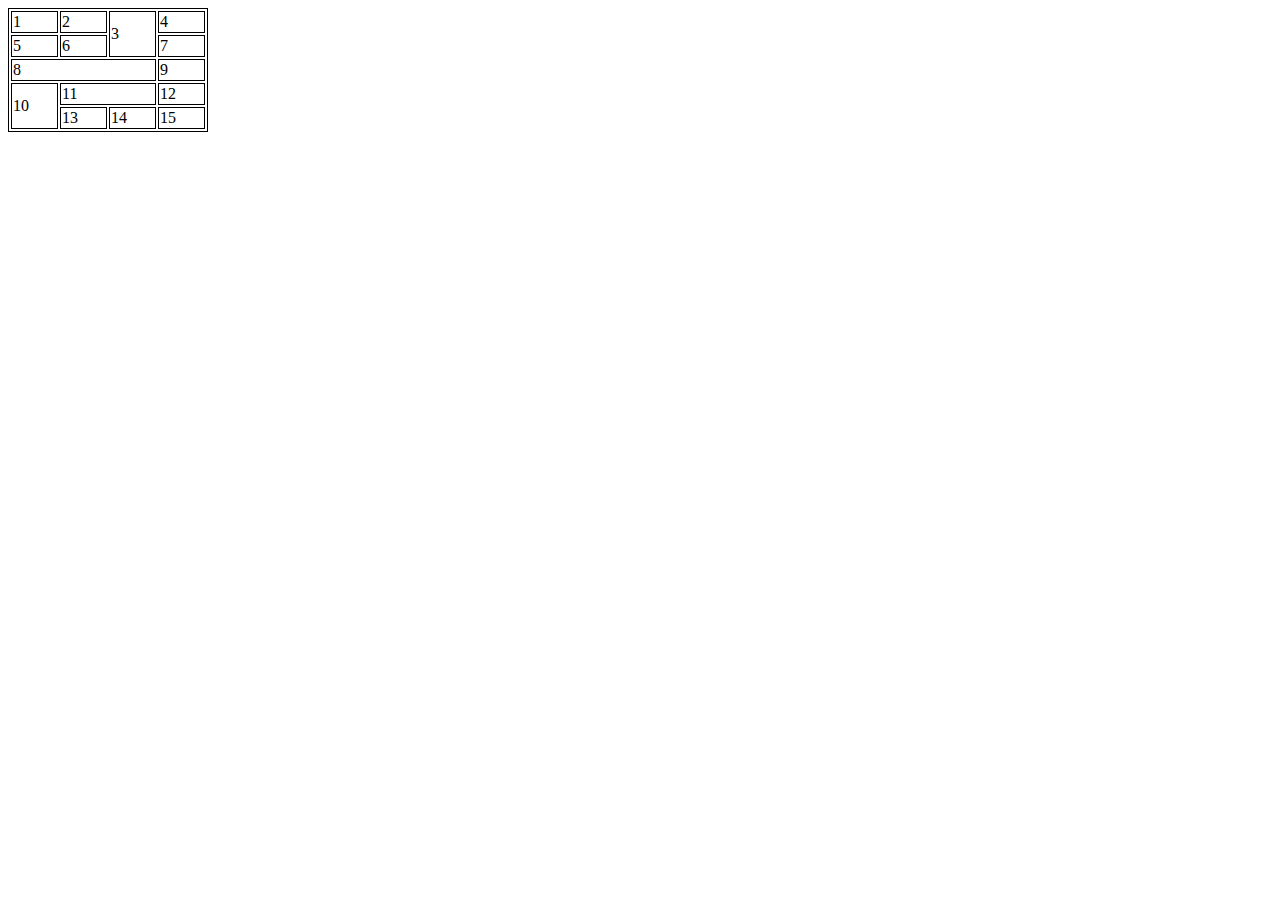
<file: exs/ex004 - modulo 3/tabela.html>
<!DOCTYPE html>
<html lang="pt-br">
<head>
    <meta charset="UTF-8">
    <meta name="viewport" content="width=device-width, initial-scale=1.0">
    <title>Document</title>
    <link rel="stylesheet" href="style.css">
</head>
<body>
    <table>
        <tr class="borda">
            <td>1</td>
            <td>2</td>
            <td rowspan="2">3</td>
            <td>4</td>
        </tr>
        <tr class="borda">
            <td>5</td>
            <td>6</td>
            <td>7</td>
        </tr>
        <tr class="borda">
            <td colspan="3">8</td>
            <td>9</td>
        </tr>
        <tr class="borda">
            <td rowspan="2">10</td>
            <td colspan="2">11</td>
            <td>12</td>
        </tr>
        <tr class="borda">
            <td>13</td>
            <td>14</td>
            <td>15</td>
        </tr>
    
    </table>
</body>
</html>
</file>
<file: exs/Desafio - fazer quando souber js/style.css>
@charset "UTF-8";
*
{
    margin: 0;
    padding: 0;
}
body
{
    background-color: rgba(40, 39, 39, 0.772);
    display: flex;
    align-content: center;
    justify-content: center;
}
</file>
<file: exs/Desafio - perfil/style.css>
@charset "UTF-8";
*{
    margin: 0;
    padding: 0;
    color: white;
    font-family: Arial, Helvetica, sans-serif;
}
body
{
    width: 100vw;
    height: 100vh;
    background-color: black;
    display: flex;
    justify-content: center;
    align-items: center;
    align-content: center;
}
#container
{
    width: 250px;
    height: 400px;
    display: flex;
    flex-flow: column wrap;
    align-items: center;
    justify-content:space-evenly;
    background-color: rgb(43, 42, 42);
    border-radius: 10px;
}
#foto
{
    background-color: blueviolet;
    width: 70px;
    height: 70px;
    border-radius: 50% 50%;
}
h1
{
    font-size: 25px;
    color: rgb(255, 255, 255);
    
}
#loc{
    font-size: 11px;
    padding-bottom: 10px;
    color: rgb(211, 250, 82);
}
.link
{
    text-align: center;
    background-color: rgb(61, 59, 59);
    width: 80%;
    height: 20px;
    border-radius: 9px;
    padding: 5px;
    display: flex;
    justify-content: center;
    align-items: center;
    transition-duration: 0.5s;
    
}
.link:hover
{

    transform: scale(1.1);
    background-color: black;
    box-shadow: 1px 1px 1px black;
}
.link > p > a
{
    font-size:12px;
    text-decoration: none;
}
@media(min-width:1024px)
{
    #container
    {
        width: 400px;
        height: 65vh;
    }
    #foto
    {
        width: 100px;
        height: 100px;
    }
    h1
    {
        font-size: 36px;
        
    }
    #loc{
        font-size: 16px;
        padding-bottom: 15px;
        color: rgb(211, 250, 82);
    }
    p
    {
        font-size: 20px;
    }
    .link
    {
        height: 35px;
        text-align: center;

    }
    .link > p > a
    {
        font-size:20px;
    }

}
</file>
<file: exs/ex001 - modulo 2/style.css>
@charset "UTF-8";
@font-face {
    font-family: android;
    src: url(fontes/idroid.otf) format('opentype');
    font-weight: normal;
    font-style: normal;
}
*{
    padding: 0;
    margin: 0;
}
body
{
    background-color: rgba(217, 230, 98, 0.496);
}
img{
    width: 100%;
}

/* ==================cabecalho=========================== */
#cabecalho
{
    background-image: linear-gradient(to bottom , rgb(107, 237, 107), rgb(6, 91, 6));
    box-shadow: 1px 1px 1px rgba(0, 0, 0, 0.7);

}
#cabecalho > h1
{
    margin: 0px;
    font-family: Arial, Helvetica, sans-serif;
    text-align: center;
    color: white;
}
#cabecalho > p
{
    font-family: Arial, Helvetica, sans-serif;
    text-align: center;
    color: white;
}

nav > ul
{
  text-align: left;
  display: flex;
  padding: 10px;
}
.naveg
{
    text-decoration: none;
    text-align: left;
    color: rgb(251, 251, 251);
    padding: 10px;
    font-weight: bold;
    transition-duration: 0.5s;
}
.naveg:hover
{
    background-color: rgba(119, 112, 112, 0.452);

}

/* ================main======================= */

main
{
    text-align: justify;
    min-width: 320px;
    max-width: 800px;
    background-color: white;
    padding: 15px;
    margin: auto;
    font-family: android;
    border-radius: 0px 0px 7px 7px;
    box-shadow: 1px 1px 1px rgba(0, 0, 0, 0.512);
}

main > sector > h1
{
    color: rgba(29, 124, 5, 0.734);
    font-size: 25px;
    padding: 10px;
    
}

main > sector > p
{
    text-align: justify;
    text-indent: 30px;
    color: black;
    font-family: Arial, Helvetica, sans-serif;
    padding: 10px;
}

main > sector > h2
{
    background-image: linear-gradient(to right, rgba(67, 220, 93, 0.475), white);
    font-size: 15px;
    padding: 10px;
}

.link
{
    text-decoration: none;
    color: rgba(14, 112, 14, 0.796);
}
.link:hover
{
    color: rgb(9, 155, 212);
}
#droid
{
    display: block;
    margin-right: auto;
    margin-left: auto;
    width: 40%;
}
/* =================extra======================= */

aside
{
    border-radius: 10px;
    background-color: rgba(129, 250, 145, 0.6);
    font-family: Arial, Helvetica, sans-serif;
}
#cabecalho2
{
    text-align: left;
    padding: 10px;
    background-color: rgb(31, 194, 90);
    color: white;
    border-radius: 10px 10px 0px 0px;
}
aside > p 
{
    padding: 10px;
    text-indent: 20px;
    font-size: 15px;
}
#extra
{
    height: 150px;
    font-size: 15px;
    padding: 10px;
}
#lista1
{
    list-style: none;
    text-decoration: underline;
    font-weight: bold;
    columns: 2;
}


#final
{
    font-family: Arial, Helvetica, sans-serif;
    padding: 10px;
}

#video
{
    background-color: rgba(11, 113, 11, 0.923);
    padding: 20px;
    margin: 0px -15px 30px -15px;
    padding-bottom: 50%;
    position: relative;
}
#video > iframe
{
    position: absolute;
    top: 5%;
    left: 5%;
    width: 90%;
    height: 90%;
}
</file>
<file: exs/ex003 - modulo 3/style.css>
@charset "UTF-8";

*
{
    margin: 0;
    padding: 0;
    font-size: 1em;
}
header
{
    background-color: black;
    height: 30vw;
    padding: 10px;
    width: 100%;
}
#titulo
{
    color: white;
    font-weight: bolder;
    font-size: 6vw;
    text-align: center;
    padding-top: 50px;
}
#link 
{
    
    color: white;
    font-size: 3vw;
    font-weight: bold;
    text-align: center;
}
#link > a
{
    text-decoration: none;
    color: white;
    transition-duration: 0.25s;
    font-size: 3vw;
    font-weight: bold;
    text-align: center;
}

#link > a:hover
{
    
    color: rgb(197, 136, 45);
}



.setores
{
    padding: 10vh 60px 10vh 15px;
    font-size: 3.5vw;
    line-height: 120%;

}
.setores > p
{
    padding-bottom: 30px;
}

#imagem1
{
    padding: 10vh 60px 10vh 15px;
    width: 100%;
    background-image: url(imagens/background001.jpg);
    background-color: green;
    background-repeat: no repeat;
    background-size: cover;
    background-position: right center;
    background-attachment: fixed;
    position: relative;
}
#texto1
{   
    display: inline-block;
    background-color: rgba(0, 0, 0, 0.492);
    color: white;
    line-height: 1.5em;
    font-size: 3.5vw;
}
#imagem2
{
    padding: 10vh 60px 10vh 15px;
    width: 100%;
    background-image: url(imagens/background002.jpg);
    background-color: rgb(255, 255, 255);
    background-repeat: no repeat;
    background-size: cover;
    background-position: right center;
    background-attachment: fixed;
}
#texto2
{   
    display: inline-block;
    background-color: rgba(0, 0, 0, 0.526);
    color: white;
    line-height: 1.5em;
    font-size: 3.5vw;
}
</file>
<file: exs/ex005 - modulo 4/estilos/style.css>
@charset "UTF-8";
*
{
    margin: 0;
    padding: 0;
    box-sizing: border-box;
}
body,html
{
    font-family: Arial, Helvetica, sans-serif;
    background-color: #5f2c82;
    width: 100vw;
    height: 100vh;
}
main
{
    width: 100vw;
    height: 100vw;
}
section
{
    width: 250px;
    height: 520px;
    position: absolute;
    top:50%;
    left: 50%;
    transform: translate(-50%,-50%);
    overflow: hidden;
    border-radius: 25px;
    background-color: white;
    transition: .2s;
   
}
#imagem
{
    background: purple url(../imagens/pexels-vlado-paunovic-1567547-27067161.jpg);
    background-size: cover;
    height: 200px;
    width: 250px;
    
}

#login
{
    display: block;
    padding: 10px;
}
#login > h1
{   
    padding-bottom: 20px;
    text-align: center;
    font-size: 32px;
}
#login > p
{
    font-size: 16px;
    text-align: justify;
    padding-bottom: 10px;
}
#login > fieldset
{
    border: none;
}
form > input[type=submit]
{
    margin: 10px 0px;
    display: block;
    width: 100%;
    height: 20px;
    background-color: #49A09D;
    color: white;
    font-size: 16px;
}
form > input[type=submit]:hover
{
    background-color: #2c605e;
}
form > input[type=reset]
{
    
    margin: 10px 0px;
    display: block;
    width: 100%;
    height: 20px;
    background-color: #ec4e4e;
    color: white;
    font-size: 16px;
}
form > input[type=reset]:hover
{
    background-color: #9c1c1c;
}

.uou
{
    margin: 5px 0px;
    background-color: #5f2c82;
    border-radius: 5px;

}
</file>
<file: exs/ex005 - modulo 4/estilos/mediaquery.css>
@charset "UTF-8";

@media screen and (min-width:768px) and (max-width:992px)
{
    body
    {
        background-image: linear-gradient(to top, #49A09D, #5F2c82);
        height: 100vh;
        width: 100vw;
    }
    section
    {
        width: 80vw;
    
    }
    #imagem
    {
        float: left;
        height: 100%;
        width: 30%
    }
    #login
    {
        width: 70%;
        float: right;
    }

}
@media screen and (min-width:992px)
{
    body
    {
        background-image: linear-gradient(to top, #49A09D, #5F2c82);
        height: 100vh;
        
    }
    section
    {
        width: 950px;
    }
    #imagem
    {
        float: left;
        height: 100%;
        width: 50%
    }
    #login
    {
        width: 50%;
        float: right;
    }
}
</file>
<file: exs/ex007 - modulo 5/style.css>
@charset "UTF-8";

#container
{
    background-color: black;
    flex-flow: column wrap;
    justify-content: space-between;
    width: 500px;
    height: 500px;
    padding: 10px;
    display: flex;
    
}
#container2
{
    flex-flow: column wrap;
    background-color: aliceblue;
    width: 200px;
    height: 400px;
    align-self: flex-end;
    display: flex;
    

}
#item
{
    background-color: blueviolet;
    width: 200px;
    height: 400px;
    flex: auto;
}
#item2
{
    background-color: brown;
    width: 70px;
    height: 100px;
}
#item3
{
    background-color: rgb(19, 4, 4);
    width: 70px;
    height: 100px;
}
#item4
{
    background-color: rgb(3, 5, 33);
    width: 70px;
    height: 100px;
}
</file>
<file: exs/Nova tentativa de site - Nearform/style.css>
@charset "UTF-8";

*
{

    padding: 0;
    margin: 0;
    font-family: "Inter", sans-serif;
}
body
{
    background-image: url(imagens/toy-poodle-grassy-field_1359-54.jpg);
    background-color: brown;
    background-size: cover;
    background-repeat: no-repeat;
    background-attachment: fixed;
}
#header
{
    width: 100%;
    position: fixed;
    display: flex;
    flex-direction: column;
    justify-content: center;
    align-items: center;
    border-bottom: 1px solid gray;
    padding: 2em;
}

a
{
    
    position: relative;
    text-decoration: none;
    text-decoration: none;
    color: white;
}
.efeito::before {
    content: attr(oi);
    position: absolute;
    width: 0;
    height: 4px;
    border-radius: 4px;
    background-color: #24d78f;
    bottom: 0;
    left: 0;
    transform-origin: left;
    transition: .3s ease-in-out;
}

.efeito:hover::before {
    width: 100%;
}

#container
{
    display: flex;
    width: 100%;
    /* max-width: var(--max-width); */
    justify-content: space-between;
    align-items: center;
}

#logo
{

    display: flex;
    width: 144px;
    height: 43px;
    align-items: center;

}

#links
{
    width: 100%;
    display: flex;
    flex-direction: row;
    justify-content: space-between;
}

#sobre
{
    display: flex;
    flex-direction: row;
    width:500px;
    justify-content: space-evenly;
    height: 100px;
    align-items: center;
    font-size: 30px;
}

#contatos
{
    display: flex;
    flex-direction: row;
    width:200px;
    height: 100px;
    justify-content: space-evenly;
    padding-right: 200px;
    align-items: center;
    font-size: 30px;
}
#linkcontact
{
    border: 1px solid rgb(93, 243, 145);
    padding: 10px;
    border-radius: 30px;
    transition: all ease-in .2s;
}
#linkcontact:hover
{
    background-color:black;
    border: solid 1px black;
    transition: all ease-out .2s;
    font-size: 32px;
    padding: 15px;
    
}
#linkcareer
{
    margin-right: 70px;
}
</file>
<file: exs/Projeto Kuririn - Teste 1/style.css>
@charset "UTF-8";
*
{
    margin: 0px;
    font-family: "Istok Web", sans-serif;
}


/* -----------------------------Section Video-Geral---------------------------------------- */
#video
{
    display: none;
    /* display: flex; */
    flex-direction: column;
    justify-content: center;
    align-content: center;
    text-align: center;
}
#video>.container>.row
{
    display: flex;
    flex-direction: column;
    justify-content: space-evenly;
    align-content: center;
}
#video>.container>.row>h1
{
    font-size: 60px;
    font-weight: bold;
}
#div-video
{
    display: flex;
    justify-content: space-between;
    align-items: center;
    flex-wrap: wrap;
}
#box-video-1
{
    margin-bottom: 40px;
    background-image: url(imagens/Rectangle\ 76.png);
    background-size: cover;
    position: relative;
}
#box-video-2
{
    margin-bottom: 40px;
    background-image: url(imagens/Rectangle\ 74.png);
    background-size: cover;
    position: relative;
}
.texto-video
{
    background-color: #706EF4;
    height: 66px;
    margin-top: -45px;
    color: white;
    display: flex;
    align-items: center;
    font-size: 20px;
}
.play::after
{
    content: "";
    background-image: url(imagens/Group\ 721.png);
    background-size: contain;
    background-repeat: no-repeat;
    position: absolute;
}
/* -----------------------------Section Video-Geral---------------------------------------- */

/* -----------------------------Footer-Geral---------------------------------------- */
footer {
    display: none;
}
#footer
    {
        background-color: #121212;
        color: white;
        padding: 0;
        margin: 0;
    }
    #logo-footer
    {
        display: flex;
        justify-content: center;
    }
    .h1-footer
    {
        font-size: 18px;
        font-weight: bolder;
    }
    h2.text-footer
    {
        font-weight: bold;
    }
    .text-footer
    {
        font-size: 16px;
        margin: 0;
        width: 100%;
    }
    #visitar>p
    {
        font-size: 20px;
        font-weight:500;
    }

    #ul-footer
    {
        padding: 0;
    }
    #footer>.container-fluid,#footer>.container-fluid>.row
    {
        height: 100%;
    }
    #cont-footer
    {
        height: 60%;
        display: flex;
        flex-direction: column;
        justify-content: space-evenly;
        align-items: center;
        flex-wrap: wrap;

    }
    #onde
    {
        display: flex;
        flex-direction: column;
        justify-content: space-between;
        height: 420px;
        width: 290px;
    }
    #onde-texto
    {
        display: flex;
        flex-direction: column;
        justify-content: space-evenly;
        height: 270px;
        width: 80%;
    }
    #visitar
    {
        height: 74px;
        width: 100%;
        border-radius: 3px;
        background-color: #706EF4;
        display: flex;
        justify-content: center;
        align-items: center;
        font-size: 20px;
        font-weight: 450px;
    }
    #onde-resto
    {
        display: flex;
        flex-direction: column;
        justify-content: space-between;
        align-items: center;
        height: 140px;
    }
    #adicional
    {
        display: flex;
        justify-content: space-evenly;
        align-items: center;
        flex-wrap: wrap;
    }
    #direitos,#politicas
    {
        display: flex;
        flex-direction: column;
        justify-content: center;
        align-items: center;
        text-align: center;
        position: relative;
    }
    #direitos>.text-footer
    {
        width: 100%;
    }
    #direitos>.text-footer::after
    {
        content: url(imagens/Group.svg);
        position: relative;
        width: 50px;
        height: 10px;
        margin-left: 5px;
        transform: translate(0,-10%);
        top: 3px;
    }
    a.text-footer
    {
        text-decoration: none;
    }
/* -----------------------------Footer-Geral---------------------------------------- */


@media screen and (max-width:767px) 
{


/* ---------------------------------Section Video------------------------------------------- */
#video
{
    height: 800px;
}
#video>.container>.row
{
    height: 800px;
}
#video>.container>.row>h1
{
    font-size: 32px;
}
#div-video
{
    justify-content: center;
    height: 500px;
}

#box-video-1
{
    height: 165px;
    width: 291px;
    z-index: -1;
}

#box-video-2
{
    height: 165px;
    width: 291px;
    z-index: -1;
}
.texto-video
{
    padding-top: 20px;
    width: 291px;
}
.play::after
{
    height: 41px;
    width: 41px;
    top: 62px;
    left: 125px;
}

#video>.vertodos
{
    margin-top: 10px;
}
/* ---------------------------------Section Video------------------------------------------- */

/* ---------------------------------Footer------------------------------------------- */
#footer
{
    height: 1120px;
}
#row-footer
{
    display: flex;
    flex-direction: column;
    justify-content: space-evenly;
}

#mapa
{
    width: 290px;
}
}
/* ---------------------------------Footer------------------------------------------- */

@media screen and (min-width:768px) and (max-width:991px)
{




/* ---------------------------------Section Video------------------------------------------- */
#video
{
    height: 800px;
}
#video>.container>.row
{
    height: 700px;
}
#div-video
{
    height: 300px;
    width: 900px;
}
.box-video
{
    width: 335px;
}
#box-video-1,#box-video-2
{
    height: 190px;
    width: 335px;
}
.texto-video
{
    padding-top: 18px;
}
.play::after
{
    height: 48px;
    width: 48px;
    top: 71px;
    left: 144px;
}
#video>.vertodos
{
    margin-top: 10px;
}
/* ---------------------------------Section Video------------------------------------------- */

/* ---------------------------------Footer------------------------------------------- */
#footer
{
    height: 800px;
}
#cont-footer
{
    flex-direction: row;
    height: 400px;
    align-items: start;
}
#onde
{
    width: 328px;
}
#onde-texto
{
    justify-content: space-between;
}
#adicional
{
    max-width: 600px;
}
/* ---------------------------------Footer------------------------------------------- */


}
@media screen and (min-width:992px) and (max-width:1199px)
{


/* ---------------------------------Section Video------------------------------------------- */

#video
{
    height: 600px;
    width: 100%
}

#video>.container>.row
{
    flex-direction: row;
    justify-content: flex-start;
    height: 500px;
}

#div-video
{
    height: 300px;
    width: 1000px;
}

#box-video-1
{
    height: 255px;
    width: 451px;
}

#box-video-2
{
    height: 255px;
    width: 451px;
}
.texto-video
{
    padding-top: 20px;
    padding-left: 33px;
}

.play::after
{
    height: 65px;
    width: 65px;
    top: 95px;
    left: 193px;
}
#video>.container>.row>.vertodos
{
    margin-top: 37px;
    width: 270px;
    padding: 0;
}
/* ---------------------------------Section Video------------------------------------------- */

/* ---------------------------------Footer------------------------------------------- */
#footer
{
    height: 663px;
}
#logo-footer
{
    height:350px;
}
#mapa
{
    width: 227px;
}
#onde
{
    width: 328px;
}
#onde-texto
{
    justify-content: space-between;
}
#cont-footer
{
    height: 350px;
    width: 650px;
    flex-direction: row;
    align-items: start;
}
/* ---------------------------------Footer------------------------------------------- */
}

@media screen and (min-width:1200px)
{
/* ---------------------------------Section Video------------------------------------------- */
#video
{
    height: 1100px;
}
#video>.container
{
    height: 1100px;
}
#video>.container>.row
{
    flex-direction: row;
    justify-content: flex-start;
    height: 1100px;
}

#div-video
{
    height:800px;
    width: 100%;
}
#box-video-1
{
    height: 306px;
    width: 543px;
    margin-bottom: 30px;
}
#box-video-2
{
    height: 306px;
    width: 543px;
    margin-bottom: 30px;
}
#box-video-3
{
    height: 306px;
    width: 543px;
    margin-bottom: 30px;
    background-image: url(imagens/Rectangle\ 78.png);
    background-size: cover;
    position: relative;
}
#box-video-4
{
    height: 306px;
    width: 540px;
    margin-bottom: 30px;
    background-image: url(imagens/image\ 11.png);
    background-size: cover;
    position: relative;

}
.play::after
{
    top: 114px;
    left: 233px;
}
#video>.container>.row>.vertodos
{
    margin-top: 10px;
    width: 270px;
    padding: 0;
}
.texto-video
{
    height: 80px;
    margin-top: -35px;
    padding-top: 20px;
    padding-left: 33px;
}

/* ---------------------------------Section Video------------------------------------------- */

/* ---------------------------------Footer------------------------------------------- */
#footer
{
    height: 663px;
}
#logo-footer
{
    height:350px;
}
#mapa
{
    width: 227px;
}
#onde
{
    width: 328px;
}
#onde-texto
{
    justify-content: space-between;
}
#cont-footer
{
    height: 350px;
    width: 700px;
    flex-direction: row;
    align-items: start;
}
/* ---------------------------------Footer------------------------------------------- */
}
</file>
<file: exs/Projeto Kuririn - Teste 1/style/header.css>
header
    {
        top: 20px;
        left: 0px;
        width: 100%;
        height: 70px;
        color: transparent;
        position: absolute;
        display: flex;
        justify-content: center;
        z-index: 50;

    }
    #container-header {
        max-width: 1320px;
        margin-left: 8px;
        margin-right: 8px;
    }
    .cont-cell
    {
        display: flex;
        width: 100%;
        height: 70px;
        align-items: center;
        justify-content: space-between;
    }
#lupa
{
    background-image: url(../imagens/Group\ 1058.png);
    width: 58px;
    height: 58px;
    border-radius: 50%;

}
ul
{
    list-style-type: none;
}
ul>li>a
{
    text-decoration: none;
    color: white;
}
.ver-duvida
{
width: 250px;
height: 200px;
display: flex;
flex-wrap: wrap;
justify-content: center;
}

@media screen and (max-width:767px) 
{
header
{
    top: 0;
    text-align: center;
    align-items: center;
    background-color: black;
    position: fixed;
}
.cont-cell
{
    box-shadow: 1px 1px 5px rgba(55, 51, 51, 0.589);
}
#lupa
{
    margin-right: 23px;
}
#container-header {
    margin-left: 0px;
    margin-right: 0px;
}
}

@media screen and (min-width:1200px)
{
    header
    {
        height: 50px;
        flex-wrap: wrap;
    }
    #container-header
    {
        height: 50px;
        display: flex;
        justify-content: space-between;
        flex-wrap: wrap;
        align-items: center;
    }
    .link-desktop
    {
        position: relative;
    }
    #menu-desk {
        margin-left: 100px;
    }
a.link-desktop::before
{
    content: "";
    position: absolute;
    width: 0;
    height: 3px;
    background-color: #F1F1F1;
    top: 20px;
    left: 0px;
    transition: 0.25s ease-in-out;
}
a.link-desktop:hover::before
{
    width: 100%;
}
}
</file>
<file: exs/Projeto Kuririn - Teste 1/style/drop-menu.css>
.link-desktop
    {
        background: none;
        border: none;
        text-decoration: none;
        font-weight: bold;
        font-size: 16px;
        color: white;
        cursor: pointer;
    }
    .dropdown
    {
        position: relative;
    }
    .dropdown::after
    {
        content: "";
        position: absolute;
        background-image: url(../imagens/Vector\ 5.svg);
        width: 15px;
        height: 10px;
        background-repeat: no-repeat;
        top: 20%;
        transform: rotate(180deg);
        transition: .2s ease-in-out;
    }
    .dropdown:hover::after
    {
        transform: rotate(0deg);
    }
.drop-menu
{
    position: absolute;
    background-color: #706ef4ca;
    font-size: 21px;
    width: 288px;
    height: 237px;
    border-radius: 20px;
    transform: translate(-22%,0);
    justify-content: center;
    box-shadow: 0px 2px 5px rgba(0,0,0,0.5);
    left: 0;
    display: none;
}
.dropdown:hover .drop-menu
{
    animation-name: drop;
    animation-duration: 0.5s;
    animation-timing-function: ease-in-out;
    animation-fill-mode: forwards;
    display: flex;
}
@keyframes drop {
    0% {
        display:flex;
        opacity: 0;
        top:0%;

    }
    100% {
        top: 130%;
        opacity: 1;
    }
}
.drop-menu>ul
{
    display: flex;
    justify-content: center;
    flex-wrap: wrap;
    align-content: space-evenly;
    text-align: center;
    padding: 0;
}
.drop-menu>ul>li
{
    display: flex;
    align-items: center;
    justify-content: center;
    width: 100%;
    height: 20%;
}
.drop-menu>ul>li:hover
{
    background-color: #4C4CA8;
}
</file>
<file: exs/Projeto Kuririn - Teste 1/style/burguer-menu.css>
#col-burguer
{
    display: flex;
    justify-content: center;
    align-items: center;
    position: relative;
    z-index: 2;
}
#burguer
{
    height: 60px;
    width: 60px;
    position: relative;
    pointer-events: all;
}
#burguer > div> span
{
    height: 4px;
    width: 40px;
    background-color: rgb(255, 255, 255);
    border-radius: 25px;
    position: absolute;
    top: 50%;
    left: 25%;
    transform: translate(-50%,0%);
    transition: .3s ease;

}

#burguer > div> span:nth-child(1)
{
    top:25%;
    
}
#burguer > div> span:nth-child(3)
{
    top:75%;
}
#burguer.active > div> span:nth-child(1)
{
    top: 50%;
    transform:rotate(45deg);
    left: 10px;
}
#burguer.active > div> span:nth-child(2)
{
    opacity: 0;
}
#burguer.active > div> span:nth-child(3)
{
    left: 10px;
    top:50%;
    transform:rotate(-45deg);
}
.offscreen-menu
{
    background-color: #121212d1;
    height: 100vh;
    width:100vw;
    position: fixed;
    top: 70px;
    left: -1500px;
    font-size: 3rem;
    transition: .3s ease-in-out;
}
.offscreen-menu-on
{
    display: flex;
    flex-direction: column;
    justify-content: center;
    align-items: center;
    text-align: center;
    height: 100vh;
    width: 100vw;
    position: absolute;
}
.offscreen-menu.active
{
    left: 0;
    z-index: 1;
}
.offscreen-menu>ul
{
    display: flex;
    justify-content: center;
    flex-wrap: wrap;
    align-content: center;
    text-align: center;
    padding: 0;
}
.offscreen-menu>ul>li
{
    display: flex;
    align-items: center;
    justify-content: center;
    width: 100%;
    height: 15%;
    font-size: 21px;
}
.link-drop-burguer:hover
{
    background-color:#4C4CA8;
}
.drop-menu-burguer
{
    position: absolute;
    background-color: #000000;
    font-size: 21px;
    width: 288px;
    height: 237px;
    border-radius: 20px;
    transform: translate(-22%,0);
    display: flex;
    justify-content: center;
    box-shadow: 0px 2px 5px rgba(0,0,0,0.5);
    left: 0;
    top:90%;
    display: none;
    transform: translateY(-10px);
    transition: opacity 150ms ease-in-out,transform 150ms ease-in-out;
}
.dropdown:hover .drop-menu-burguer
{
    display: flex;
    transform: translateY(0px);
    pointer-events: all;
    transform: translate(-22%,0);
}
.drop-menu-burguer>ul
{
    display: flex;
    justify-content: center;
    flex-wrap: wrap;
    align-content: space-evenly;
    text-align: center;
    padding: 0;
}
.link-drop-burguer
{
    display: flex;
    align-items: center;
    justify-content: center;
    width: 100%;
    height: 20%;
    font-size: 21px;
}
@media screen and (min-width:992px) and (max-width:1199px)
{
    #burguer > div> span:nth-child(2)::after
{
    content: "MENU";
    color: white;
    font-size: 16px;
    font-weight: bold;
    position: absolute;
    top: -9px;
    left: 50px;
}
    #col-burguer
    {
        width: 118px;
    }
    #burguer
    {
        background-color: #000000;
        width: 118px;
        height: 52px;
    }
    #burguer > div> span
    {
        left: 25%;
    }
    .offscreen-menu
    {
        top: 0;
    }
}
@media screen and (min-width:768px) and (max-width:991px)
{
    #burguer > div> span:nth-child(2)::after
{
    content: "MENU";
    color: white;
    font-size: 16px;
    font-weight: bold;
    position: absolute;
    top: -9px;
    left: 50px;
}

    #col-burguer
    {
        width: 118px;
    }
    #burguer
    {
        background-color: #000000;
        width: 118px;
        height: 52px;
    }
    #burguer > div> span
    {
        left: 25%;
    }
    .offscreen-menu
    {
        top: 0;
    }
}
@media (max-width:768px) {
    #col-burguer {
        margin-left: 23px;
    }
    #burguer.active > div> span:nth-child(1)
{
    top: 50%;
    transform:rotate(45deg);
    left: -5px;
}   
#burguer.active > div> span:nth-child(3)
{
    left: -5px;
}
}
</file>
<file: exs/Projeto Kuririn - Teste 1/style/section-homem.css>
#section1-phone
{
background: linear-gradient(to bottom, #1e1e4273, #1e1e4200), url(../imagens/hero-bg.png) no-repeat;
background-repeat: no-repeat;
background-position: right bottom;
background-size: cover;
height: 800px;
display: flex;
flex-direction: column;
align-items: center;
text-align: flex-start;
justify-content: center!important;
}
#sla
    {
        height: 545px;
        width: 100%;
        display: flex;
        flex-direction: column;
        margin-top: 170px;
        max-width: 1320px;
    }
    .div-textbox
    {
        width: 650px;
        display: flex;
        flex-wrap: wrap;
        justify-content: flex-start;
        gap: 30px;
    }
.textbox
    {
        width: 290px;
        height: 81px;
        background-color: #121212;
        border-radius: 3px;
        color: white;
        display: flex;
        align-items: center;
        font-size: 20px;
    }
    .textbox>p {
        line-height: 28px;
        padding-left: 26px;
        margin: 0
    }
#section1-phone>#sla>.titulo>h1 {
    line-height: 60px;
}
.vertodos
    {
        
        font-weight: bold;
        font-size: 20px;
        width: 250px;
        height: 46px;
        display: flex;
        align-items: center;
        justify-content: center;
    }
    .vertodos>div
    {
        background-image: url(../imagens/Group\ 1227.png);
        background-color: black;
        border-radius: 50%;
        width: 46px;
        height: 46px;
        
    }
    .vertodos>p
    {
        width: 200px;
        height: 100%;
        margin: 0;
        display: flex;
        align-items: center;
        justify-content: center;
    }
    .boxduvidas
    {
    width: 290px;
    height: 46px;
    background-color: black;
    color: white;
    border-radius: 20px;
    display: flex;
    align-items: center;
    }
    .boxduvidas>p
    {       
        margin: 0;
        height: 100%;
        display: flex;
        justify-content: center;
        align-items: center;
        font-weight: bold;
        font-size: 20px;
    }
    .boxduvidas>div
    {
    width: 22px;
    height: 22px;
    background-image: url(../imagens/Union.png);
    margin: 30px;
    }

@media screen and (max-width:767px) 
{

#section1-phone
{
    background-image:linear-gradient(to bottom, #413e8c7c, #706ef4) ;
    background-color: lightblue;
    height: 754px;
    text-align: center;
    justify-content: space-evenly;
}
#sla
{
    height: 754px;
    align-items: center;
}
#sla>svg
{
    margin: 60px; 
}
.titulo
{
    width: 290px;
    height: 84px;
}
#section1-phone>#sla>.titulo>h1
{
    color: white;
    font-weight: bold;
    line-height: 32px;
    font-size: 32px;
}
.textbox
{
    font-size: 20px;
}
.boxduvidas>p
{
    margin-right: 10px;
    width: 170px;
}
.div-textbox
{
    width: 300px;
    height: 180px;
    gap: 15px;
    justify-content: center;
}
.ver-duvida {
    margin-top: 34px;
    flex-flow: column;
    justify-content: start;
    align-items: center;
    gap: 35px;
}
#sla
    {
        margin-top: 100px;
    }
#section1-phone>#sla>.ver-duvida>.vertodos
{
    color: white;
}
}
@media screen and (min-width:768px) and (max-width:991px)
{


    #section1-phone>svg
    {
        display: none;
    }
    .titulo
    {
        width: 584;
        height: 120px;
        text-align: justify;
        margin-bottom: 30px;
    }
    #section1-phone>#sla>.titulo>h1
    {
        font-weight: bold;
        color: white;
        font-size: 60px;
        margin-top: 70px;
    }
    .div-textbox
    {
        margin-top: 70px;
    }
    #sla
    {
        margin-top: 0px;
        padding-left: 18px;
    }
    #section1-phone>#sla>.ver-duvida>.vertodos
    {
        color: white;
    }
    .ver-duvida
    {
        width: 600px;
        height: 200px;
        justify-content: space-between;
        align-items: center;
    }
}
@media screen and (min-width:992px) and (max-width:1199px)
{

    .titulo
    {
        width: 584;
        height: 120px;
        text-align: justify;
        margin-bottom: 30px;
    }
    #section1-phone>#sla>.titulo>h1
    {
        font-weight: bold;
        color: white;
        font-size: 60px;
    }
    #sla
    {
        margin-top: 100px;
        padding-left: 18px;
    }
    #section1-phone>#sla>.ver-duvida>.vertodos
    {
        color: white;
    }
    .ver-duvida
    {
        width: 600px;
        height: 200px;
        justify-content: space-between;
        align-items: center;
    }

}
@media screen and (min-width:1200px) and (max-width:1366px) {
    #sla
    {
        padding-left: 116px;
    }
}
@media screen and (min-width:1200px)
{
    #section1-phone
    {
    height: 800px;
    }
    #menu-desk>ul
    {
        width: 723px;
        height: 50px;
        display: flex;
        justify-content: space-between;
        align-items: end;
    }
    #container-header>svg
    {
        width: 251px;
    }
    .titulo
    {
        width: 584;
        height: 120px;
        text-align: justify;
        margin-bottom: 30px;
    }
    #section1-phone>#sla>.titulo>h1
    {
        font-weight: bold;
        color: white;
        font-size: 60px;
    }
    

    #section1-phone>#sla>.ver-duvida>.vertodos
    {
        color: white;
    }
    .ver-duvida
    {
        width: 600px;
        justify-content: space-between;
        margin-top: 41px;
    }
}
</file>
<file: exs/Projeto Kuririn - Teste 1/style/section-refri.css>
#refri
{
    
    margin-bottom: 10px;
    background-color: #F1F1F1;
    height: 362px;
    width: 100%;
    display: flex;
    justify-content: center;
    align-items: center;
    
}
.container-refri {
    display: flex;
    justify-content: space-between;
    align-items: center;
    flex-flow: wrap;
}
#refri-texto
{
    height:160px ;
    color: #000000;
    font-size: 32px;
    line-height: 40px;
}
#refri-texto>p {
    margin-bottom: 0;
}
#refri-imagem
{
    width: 530px;;
    height:105px ;
    display: flex;
    text-align: center;
    align-items: center;
    justify-content: space-between;
    padding: 0;
    animation: apear 1ms ease-in-out;
    animation-timeline: view();
    animation-range: cover 0% cover 10%;
}
@keyframes apear {
    0% {
        opacity: 0;
        filter: blur(5px);
        transform: translate(30%,0);
    }
    100% {
        opacity: 1;
        filter: blur(0);
        transform: translate(0,0);
    }
    
}
#coca
{
    height: 190px;
    width: 253px;
    background-repeat: no-repeat;
    background-image: url(../imagens/sap-partner-logo-2A876A4A2A-seeklogo\ 1.svg);
    background-size: contain;
    background-position: center center;
}
#pepsi
{
    height: 100px;
    width: 240px;
    background-repeat: no-repeat;
    background-image: url(../imagens/sap-business-one-logo-banner\ 1.svg);
    background-size: contain;
}
@media screen and (max-width:767px) 
{
#refri-texto
{
    /* width: 300px;; */
    text-align: center ;
    height:170px;
    font-size: 24px;
    line-height: 34px;
}

#refri-imagem
{
    width: 270px;
    height:62px ;
}
#coca
{
    height: 62px;
    width: 104px;
    background-image: url(../imagens/sap-partner-logo-2A876A4A2A-seeklogo\ 1.png);
}

#pepsi
{
    height: 46px;
    width: 135px;
}
#refri
{
    align-items: end;
}
.container-refri
    {
        justify-content: center;
        margin-bottom: 73px;
    }
}
@media screen and (min-width:768px) and (max-width:991px)
{
#refri-texto
{
    width: 630px;;
    height:170px ;
    display: flex;
    text-align: center;
    align-items: center;
    margin-top: 54px;
}
#refri
{
    height: 407px;
}
.container-refri
    {
        height: 400px;
        justify-content: center;
    }
    #refri-imagem {
        margin-bottom: 72px;
        width: 500px;
        justify-content: space-between;
    }
    #coca {
        width: 199px;
        height: 105px;
    }
    #pepsi {
        width: 250px;
        height: 96px;
    }
}
@media (min-width:992px) and (max-width:1200px) {
    #coca {
        width: 200px;
        height: 117px;
    }
    #pepsi {
        width: 250px;
        height: 92px;
    }
}
</file>
<file: exs/Projeto Kuririn - Teste 1/style/section-mulher.css>
#mulher
{
    display: flex;
    justify-content: center;
    align-content: space-evenly;
    text-align: center;
}
.container-mulher {
    flex-flow: wrap;
    display: flex;
}
#img-mulher
{
    display: flex;
    justify-content: center;
    background-size: cover;
    padding-top: 30px;
}
#button-mulher
{
    display: flex;
    width: 298px;
    height: 48px;
    justify-content: space-between;
}
#button-mulher-2
{
    display: flex;
    align-items: center;
    justify-content: space-between;
    width: 310px;
}
#atual
{
    background-color: #706ef4;
    width: 103px;
    height: 50px;
    border-radius: 30px;
    display: flex;
    align-items: center;
    justify-content: center;
    color: white;
}
#anos
{
    color: #706ef4;
    border: 2px solid #706ef4;
    background-color: #ffffff;
    width: 180px;
    height: 50px;
    border-radius: 30px;
    display: flex;
    align-items: center;
    justify-content: center;
}
.texto-mulher
{
    padding-bottom: 10px;
    padding-left: 10px;
    text-align: start;
    border-bottom: 4px solid #706EF4;
    position: relative;
}
.texto-mulher::before
{
    content: url(../imagens/Group\ 1067.svg);
    margin-right: 10px;
}

@media screen and (max-width:767px) 
{
    #mulher
{
    align-items: center;
    height: 1000px;
}
.container-mulher {
    display: flex;
    flex-wrap: wrap;
    flex-flow: column;
    height: 1000px;
}
#img-mulher
{
    margin-top: 80px;
    height: 300px;
}
.texto-mulher
{
    padding: 10px;
}
#button-mulher {
    align-self: center;
    margin-bottom: 32px;
    margin-top: 42px;
}
.vertodos {
    justify-content: start;
    margin-top: 45px;
}
.titulo-mulher {
    margin-top: 24px;
}
#anos
{
    width: 150px;
}
}
@media screen and (min-width:768px) and (max-width:991px)
{
    #mulher
{
    height: 1150px;
}
.container-mulher
{
    display: flex;
    flex-flow: column;
    align-items: center;
    height: 1150px;
}
#img-mulher
{
    margin-top: 100px;
    margin-bottom: 100px;
    height: 454px;
    width: 454px;
    background-image: url(../imagens/Group\ 1220.png);
}
.titulo-mulher
{
    height: 70px;
    width: 545px;
    margin-bottom: 73px;
}
.titulo-mulher>h1
{
    font-size: 60px;
    font-weight: bold;
}
.titulo-mulher>p
{
    font-size: 18px;
    color: #858585;
}
#div-texto-mulher
{
    height: 130px;
    width: 700px;
    display: grid;
    grid-template-columns: 200px 200px 200px;
    grid-template-rows:50px;
    gap: 30px;
}    
#div-texto-mulher>div
{
    width: 200px;
    height: 100px;
}
#button-mulher {
    margin-bottom: 32px;
    width: 325px;
}
.vertodos {
    margin-top: 38px;
}
}
@media screen and (min-width:992px) and (max-width:1199px)
{
    #mulher
{
    height: 750px;
}
.container-mulher
{
    display: flex;
    justify-content: space-evenly;
    align-content: center;
    height: 750px;
}
#img-mulher
{
    height: 324px;
    width: 316px;
    background-image: url(../imagens/Group\ 1221.png);
}

.titulo-mulher
{
    height: 200px;
    justify-content: center;
    align-items: center;
    flex-direction: column;
}
.titulo-mulher>h1
{
    font-size: 60px;
    font-weight: bold;
}
.titulo-mulher>p
{
    font-size: 18px;
    color: #858585;
}

#div-texto-mulher
{
    height: 50px;
    width: 300px;
}    
#div-texto-mulher>div
{
    width: 300px;
    height: 100px;
}


#mulher-geral
{
    height: 330px;
    display: flex;
    justify-content: space-between;
    flex-flow: column wrap;
}
#div-texto-mulher-2
{
    display: flex;
    justify-content: space-between;
    flex-flow: column wrap;
    width: 370px;
}
}
@media screen and (min-width:1200px)
{
    #mulher
{
    height: 900px;
}
.container-mulher
{
    display: flex;
    justify-content: center;
    align-content: center;
    height: 900px;
}
#img-mulher
{
    height: 450px;
    width: 437px;
    background-image: url(../imagens/Group\ 1221.png);
}
.titulo-mulher
{
    height: 200px;
    justify-content: center;
    align-items: center;
    flex-direction: column;
}
.titulo-mulher>h1
{
    font-size: 60px;
    font-weight: bold;
}
.titulo-mulher>p
{
    font-size: 18px;
    color: #858585;
}
#div-texto-mulher
{
    height: 50px;
    width: 300px;
}    
#div-texto-mulher>div
{
    width: 300px;
    height: 100px;
}
#mulher-geral
{
    height: 400px;
    display: flex;
    justify-content: space-between;
    padding-left: 98px;
    flex-flow: column wrap;
}

#div-texto-mulher-2
{
    /* height: 270px; */
    width: 400px;
    display: grid;
    grid-template-columns: 200px 200px;
    grid-template-rows:58px 58px 58px;
    gap: 30px;
}    
#div-texto-mulher-2>div
{
    width: 200px;
    height: 100px;
}
}
</file>
<file: exs/ex004 - modulo 3/style.css>
@charset "UTF-8";
table
{
    border: 1px solid black;
    width: 200px;
}
td
        {
            border: 1px solid black;
        }
</file>
